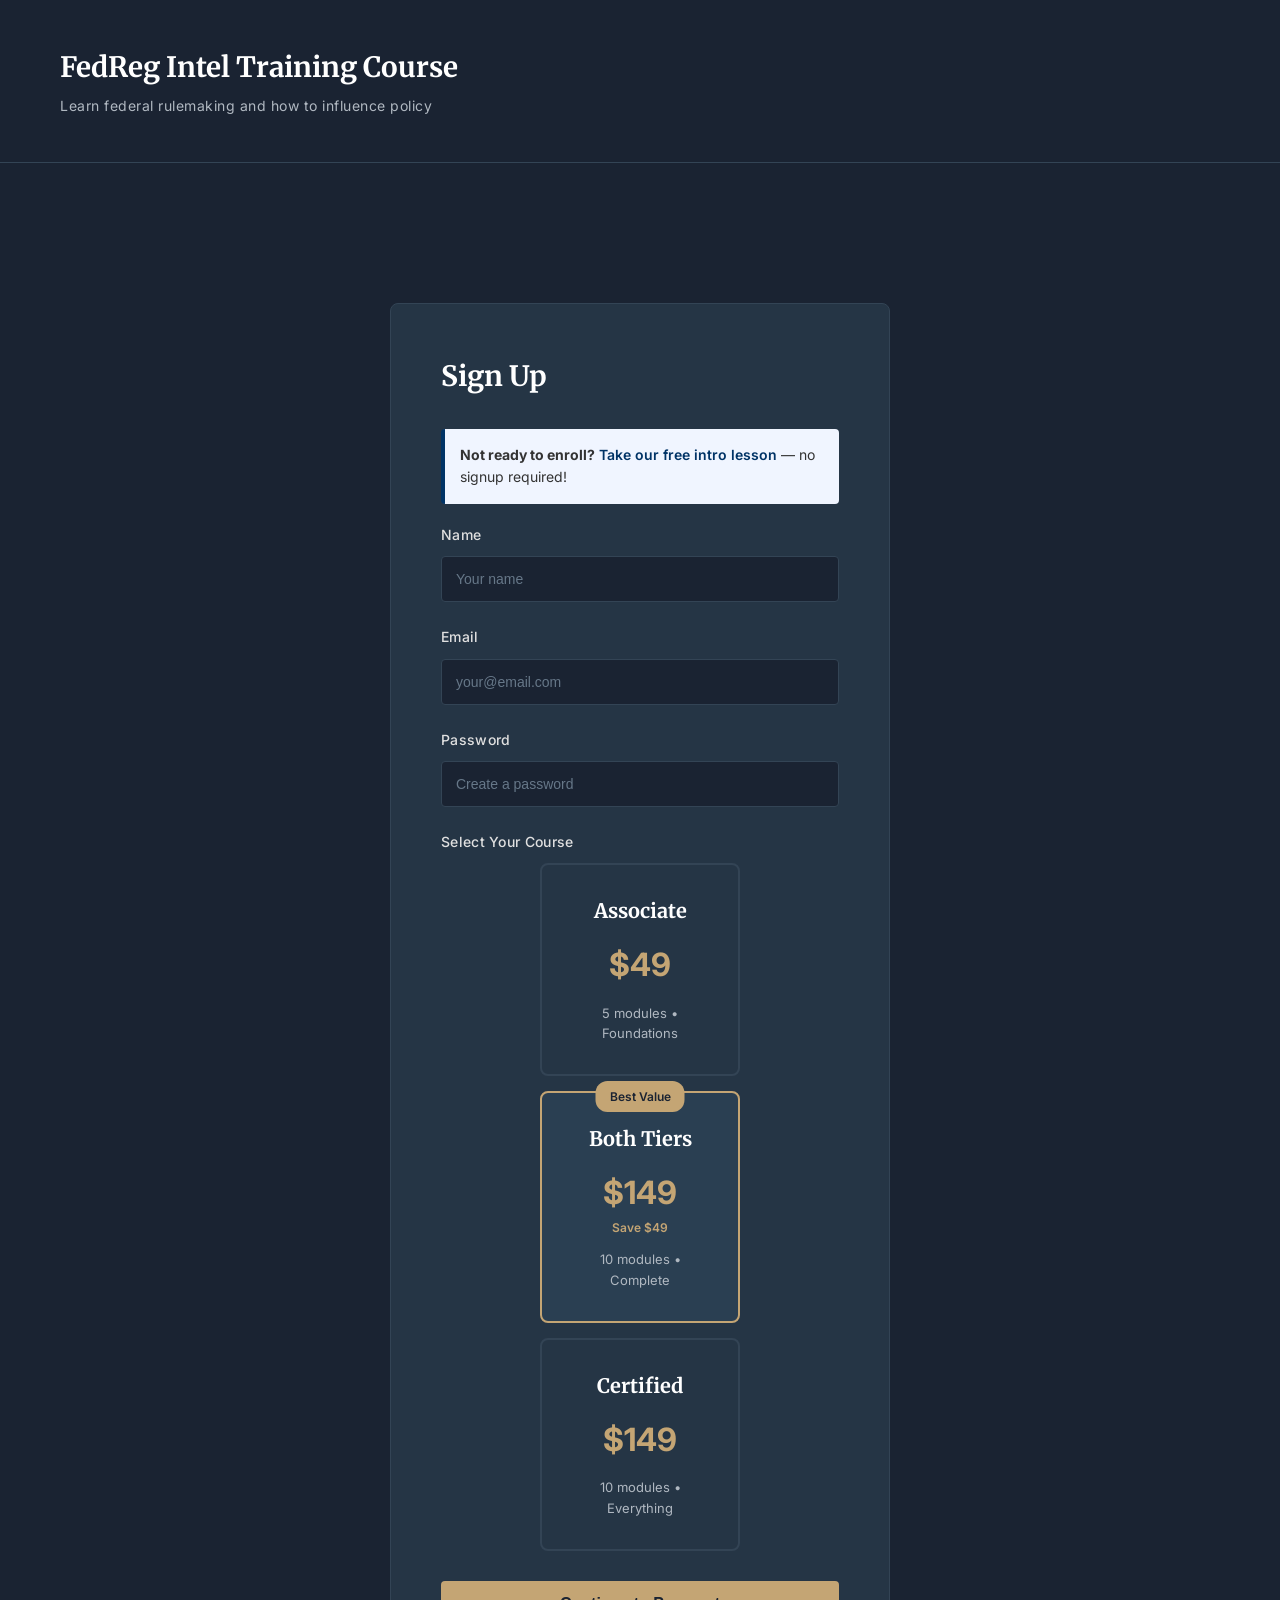
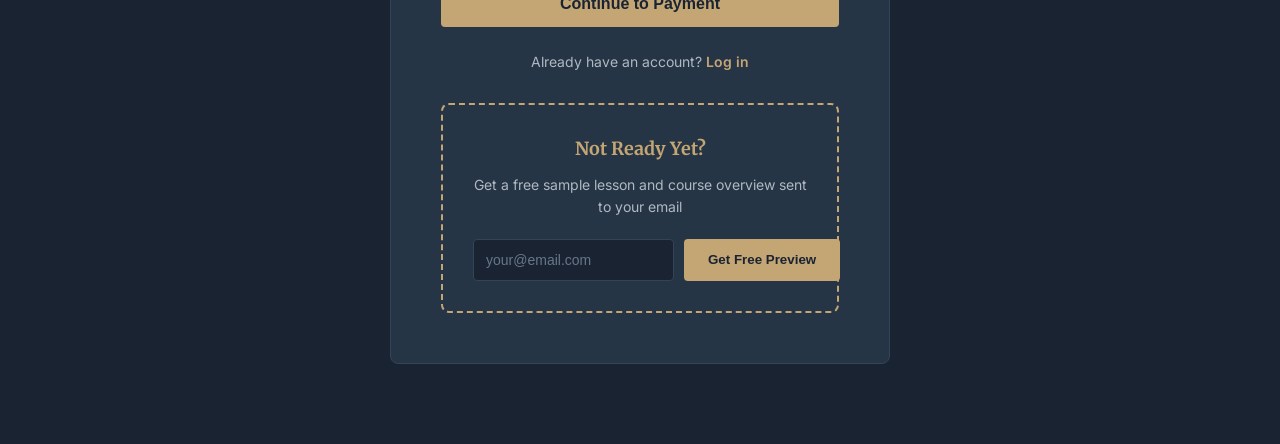
<file: course/index.html>
<!DOCTYPE html>
<html lang="en">
<head>
    <meta charset="UTF-8">
    <meta name="viewport" content="width=device-width, initial-scale=1.0">
    <title>FedReg Intel Training Course</title>
    <script src="https://js.stripe.com/v3/"></script>
    <style>
        @import url('https://fonts.googleapis.com/css2?family=Merriweather:wght@400;700&family=Inter:wght@400;500;600&display=swap');

        * {
            margin: 0;
            padding: 0;
            box-sizing: border-box;
        }

        body {
            font-family: 'Inter', -apple-system, BlinkMacSystemFont, "Segoe UI", sans-serif;
            background: #1a2332;
            color: #e0e0e0;
            line-height: 1.6;
        }

        .container {
            max-width: 1200px;
            margin: 0 auto;
            padding: 20px;
        }

        header {
            background: #1a2332;
            border-bottom: 1px solid #334455;
            padding: 25px 0;
            margin-bottom: 60px;
        }

        header h1 {
            font-family: 'Merriweather', serif;
            color: #ffffff;
            font-size: 28px;
            margin-bottom: 5px;
            font-weight: 700;
        }

        header p {
            color: #b0b8c1;
            font-size: 14px;
            letter-spacing: 0.5px;
        }

        .user-info {
            position: absolute;
            top: 20px;
            right: 20px;
            display: flex;
            align-items: center;
            gap: 15px;
        }

        .user-info button {
            background: #c4a574;
            color: #1a2332;
            border: none;
            padding: 10px 20px;
            border-radius: 4px;
            cursor: pointer;
            font-size: 14px;
            font-weight: 600;
        }

        .user-info button:hover {
            background: #d4b584;
        }

        /* Auth Pages */
        .auth-container {
            max-width: 500px;
            margin: 60px auto;
            background: #253545;
            padding: 50px;
            border-radius: 8px;
            border: 1px solid #334455;
        }

        .auth-container h2 {
            margin-bottom: 30px;
            color: #ffffff;
            font-family: 'Merriweather', serif;
            font-size: 28px;
        }

        .form-group {
            margin-bottom: 24px;
        }

        .form-group label {
            display: block;
            margin-bottom: 10px;
            font-weight: 500;
            color: #e0e0e0;
            font-size: 14px;
            letter-spacing: 0.3px;
        }

        .form-group input {
            width: 100%;
            padding: 14px;
            border: 1px solid #334455;
            border-radius: 4px;
            font-size: 14px;
            background: #1a2332;
            color: #e0e0e0;
        }

        .form-group input::placeholder {
            color: #667788;
        }

        .form-group input:focus {
            outline: none;
            border-color: #c4a574;
            box-shadow: 0 0 0 3px rgba(196, 165, 116, 0.1);
        }

        .btn {
            width: 100%;
            padding: 14px;
            background: #c4a574;
            color: #1a2332;
            border: none;
            border-radius: 4px;
            font-size: 16px;
            cursor: pointer;
            font-weight: 600;
            transition: all 0.3s;
        }

        .btn:hover {
            background: #d4b584;
            transform: translateY(-2px);
        }

        .btn-secondary {
            background: #334455;
            color: #e0e0e0;
            margin-top: 10px;
        }

        .btn-secondary:hover {
            background: #445566;
        }

        .auth-link {
            text-align: center;
            margin-top: 24px;
            color: #b0b8c1;
            font-size: 14px;
        }

        .auth-link a {
            color: #c4a574;
            text-decoration: none;
            font-weight: 600;
        }

        .auth-link a:hover {
            text-decoration: underline;
        }

        .tier-selection {
            display: flex;
            justify-content: center;
            align-items: flex-start;
            gap: 15px;
            margin-bottom: 30px;
            flex-wrap: wrap;
        }

        .tier-card {
            border: 2px solid #334455;
            padding: 30px;
            border-radius: 8px;
            cursor: pointer;
            text-align: center;
            transition: all 0.3s;
            background: #253545;
            position: relative;
            flex: 0 1 calc(33.333% - 10px);
            max-width: 280px;
            min-width: 200px;
        }

        .tier-card:hover {
            border-color: #c4a574;
            background: #2a3f52;
            transform: translateY(-4px);
        }

        .tier-card.selected {
            border-color: #c4a574;
            background: #334455;
        }

        .tier-card h3 {
            margin-bottom: 12px;
            font-size: 20px;
            color: #ffffff;
            font-family: 'Merriweather', serif;
        }

        .tier-card .price {
            font-size: 32px;
            font-weight: bold;
            margin-bottom: 12px;
            color: #c4a574;
        }

        .tier-card .duration {
            font-size: 13px;
            color: #b0b8c1;
        }

        .tier-card.featured {
            border-color: #c4a574;
            background: #2a3f52;
            position: relative;
        }

        .tier-card.featured:hover {
            background: #334455;
            transform: translateY(-4px);
        }

        .tier-card.featured .badge {
            position: absolute;
            top: -12px;
            left: 50%;
            transform: translateX(-50%);
            background: #c4a574;
            color: #1a2332;
            padding: 6px 14px;
            border-radius: 12px;
            font-size: 12px;
            font-weight: 600;
        }

        .tier-card .savings {
            display: block;
            font-size: 12px;
            color: #c4a574;
            font-weight: 600;
        }

        .email-preview {
            background: #253545;
            border: 2px dashed #c4a574;
            padding: 30px;
            border-radius: 8px;
            margin-top: 30px;
            text-align: center;
        }

        .email-preview h3 {
            color: #c4a574;
            margin-bottom: 10px;
            font-family: 'Merriweather', serif;
            font-size: 18px;
        }

        .email-preview p {
            color: #b0b8c1;
            margin-bottom: 20px;
            font-size: 14px;
        }

        .email-preview form {
            display: flex;
            gap: 10px;
            max-width: 450px;
            margin: 0 auto;
        }

        .email-preview input {
            flex: 1;
            padding: 12px;
            border: 1px solid #334455;
            border-radius: 4px;
            font-size: 14px;
            background: #1a2332;
            color: #e0e0e0;
        }

        .email-preview input::placeholder {
            color: #667788;
        }

        .email-preview button {
            padding: 12px 24px;
            background: #c4a574;
            color: #1a2332;
            border: none;
            border-radius: 4px;
            cursor: pointer;
            font-weight: 600;
            white-space: nowrap;
            transition: all 0.3s;
        }

        .email-preview button:hover {
            background: #d4b584;
            transform: translateY(-2px);
        }

        .preview-success {
            background: #1e3a1f;
            color: #7bc97f;
            padding: 12px;
            border-radius: 4px;
            margin-top: 15px;
            font-size: 14px;
            border: 1px solid #2a5a2b;
        }

        /* Free Starter */
        .free-starter {
            display: none;
        }

        .free-starter.active {
            display: block;
        }

        .video-player iframe {
            width: 100%;
            height: 100%;
            border: 0;
            border-radius: 8px;
        }
        .back-link {
            background: none;
            border: 0;
            color: #d7b56d;
            font-size: 14px;
            font-weight: 600;
            padding: 6px 0;
            margin: 0 0 16px;
            cursor: pointer;
        }
        .back-link:hover {
            text-decoration: underline;
        }
        .free-badge {
            display: inline-block;
            background: #4CAF50;
            color: white;
            padding: 4px 12px;
            border-radius: 12px;
            font-size: 12px;
            font-weight: 600;
            margin-bottom: 10px;
        }

        .free-cta {
            background: linear-gradient(135deg, #4CAF50, #45a049);
            color: white;
            padding: 30px;
            border-radius: 8px;
            margin-top: 30px;
            text-align: center;
        }

        .free-cta h3 {
            margin-bottom: 15px;
            font-size: 18px;
        }

        .free-cta p {
            margin-bottom: 20px;
            opacity: 0.95;
        }

        .free-cta .btn {
            background: white;
            color: #4CAF50;
            font-weight: 600;
            padding: 12px 30px;
            display: inline-block;
            margin: 0 10px;
        }

        .free-cta .btn:hover {
            background: #f5f5f5;
        }

        .signup-link {
            color: #003366;
            text-decoration: none;
            font-weight: 600;
            cursor: pointer;
        }

        .signup-link:hover {
            text-decoration: underline;
        }

        /* Dashboard */
        .dashboard {
            display: none;
        }

        .dashboard.active {
            display: block;
        }

        .welcome-banner {
            background: linear-gradient(135deg, #003366, #004488);
            color: white;
            padding: 30px;
            border-radius: 8px;
            margin-bottom: 30px;
        }

        .welcome-banner h2 {
            margin-bottom: 10px;
        }

        .progress-section {
            background: white;
            padding: 20px;
            border-radius: 8px;
            margin-bottom: 30px;
        }

        .progress-bar {
            width: 100%;
            height: 8px;
            background: #ddd;
            border-radius: 4px;
            overflow: hidden;
            margin-top: 10px;
        }

        .progress-fill {
            height: 100%;
            background: #4CAF50;
            transition: width 0.3s;
        }

        .modules-grid {
            display: grid;
            grid-template-columns: repeat(auto-fill, minmax(300px, 1fr));
            gap: 20px;
        }

        .module-card {
            background: white;
            border: 1px solid #ddd;
            border-radius: 8px;
            padding: 20px;
            cursor: pointer;
            transition: all 0.3s;
        }

        .module-card:hover {
            box-shadow: 0 4px 12px rgba(0,0,0,0.15);
            border-color: #003366;
        }

        .module-card.locked {
            opacity: 0.6;
            cursor: not-allowed;
        }

        .module-card h3 {
            color: #003366;
            margin-bottom: 10px;
        }

        .module-status {
            display: inline-block;
            font-size: 12px;
            padding: 4px 12px;
            border-radius: 12px;
            margin-bottom: 10px;
        }

        .module-status.completed {
            background: #4CAF50;
            color: white;
        }

        .module-status.in-progress {
            background: #FFC107;
            color: white;
        }

        .module-status.not-started {
            background: #ddd;
            color: #666;
        }

        .module-duration {
            font-size: 12px;
            color: #666;
            margin-top: 10px;
        }

        /* Lesson Page */
        .lesson {
            display: none;
        }

        .lesson.active {
            display: block;
        }

        .lesson-header {
            background: white;
            padding: 20px;
            border-radius: 8px;
            margin-bottom: 20px;
        }

        .lesson-header h2 {
            color: #003366;
            margin-bottom: 10px;
        }

        .video-player {
            width: 100%;
            aspect-ratio: 16 / 9;
            background: #000;
            border-radius: 8px;
            display: flex;
            align-items: center;
            justify-content: center;
            color: white;
            font-size: 18px;
            margin-bottom: 20px;
        }

        .video-player button {
            background: #ff6b6b;
            color: white;
            border: none;
            padding: 16px 32px;
            border-radius: 4px;
            font-size: 16px;
            cursor: pointer;
        }

        .objectives {
            background: white;
            padding: 20px;
            border-radius: 8px;
            margin-bottom: 20px;
        }

        .objectives h3 {
            margin-bottom: 15px;
            color: #003366;
        }

        .objectives ul {
            list-style: none;
            padding-left: 0;
        }

        .objectives li {
            color: #333;
            padding: 8px 0;
            padding-left: 24px;
            position: relative;
        }

        .objectives li:before {
            content: "✓";
            position: absolute;
            left: 0;
            color: #4CAF50;
            font-weight: bold;
        }

        .key-points {
            background: white;
            padding: 20px;
            border-radius: 8px;
            margin-bottom: 20px;
        }

        .key-points h3 {
            margin-bottom: 15px;
            color: #003366;
        }

        .key-points ul {
            list-style: none;
            padding-left: 0;
        }

        .key-points li {
            color: #333;
            padding: 10px 0;
            padding-left: 24px;
            position: relative;
            border-bottom: 1px solid #eee;
        }

        .key-points li:last-child {
            border-bottom: none;
        }

        .key-points li:before {
            content: "•";
            position: absolute;
            left: 0;
            color: #003366;
            font-weight: bold;
        }

        .quiz-button {
            background: #003366;
            color: white;
            border: none;
            padding: 16px 32px;
            border-radius: 4px;
            font-size: 16px;
            cursor: pointer;
            margin-top: 20px;
            font-weight: 600;
        }

        .quiz-button:hover {
            background: #002244;
        }

        /* Quiz Page */
        .quiz {
            display: none;
        }

        .quiz.active {
            display: block;
        }

        .quiz-container {
            background: white;
            color: #102033;
            padding: 40px;
            border-radius: 8px;
            border-top: 4px solid #d7b56d;
            max-width: 720px;
            margin: 0 auto;
        }
        .quiz-container h2 {
            color: #102033;
            font-family: Georgia, 'Times New Roman', serif;
            font-weight: 400;
            font-size: 28px;
            line-height: 1.25;
        }

        .quiz-question {
            margin-bottom: 32px;
            padding-top: 24px;
            border-top: 1px solid #ece6d8;
        }

        .quiz-question h3 {
            margin-bottom: 16px;
            color: #102033;
            font-size: 18px;
            line-height: 1.4;
        }

        .quiz-options {
            list-style: none;
            padding: 0;
        }

        .quiz-options li {
            margin-bottom: 10px;
            position: relative;
        }

        /* The real radio stays in the page for keyboards and screen readers; the label draws the circle. */
        .quiz-options input[type="radio"] {
            position: absolute;
            opacity: 0;
            width: 1px;
            height: 1px;
        }

        .quiz-options label {
            cursor: pointer;
            position: relative;
            display: block;
            padding: 14px 16px 14px 48px;
            border: 1px solid #d9d2c2;
            border-radius: 6px;
            background: #fff;
            color: #2d3a48;
            font-size: 16px;
            line-height: 1.45;
            transition: border-color .15s, background .15s;
        }

        .quiz-options label::before {
            content: "";
            position: absolute;
            left: 16px;
            top: 50%;
            width: 18px;
            height: 18px;
            margin-top: -10px;
            border: 2px solid #9aa3ad;
            border-radius: 50%;
            background: #fff;
        }

        .quiz-options label:hover {
            border-color: #d7b56d;
            background: #fcfaf4;
        }

        .quiz-options input[type="radio"]:checked + label {
            border-color: #102033;
            background: #f6f1e4;
            color: #102033;
            font-weight: 600;
        }

        .quiz-options input[type="radio"]:checked + label::before {
            border-color: #102033;
            background: #102033;
            box-shadow: inset 0 0 0 3px #fff;
        }

        .quiz-options input[type="radio"]:focus-visible + label {
            outline: 3px solid #d7b56d;
            outline-offset: 2px;
        }

        .quiz-results {
            background: #f5f5f5;
            padding: 20px;
            border-radius: 8px;
            margin-top: 30px;
        }

        .quiz-results.passed {
            background: #e8f5e9;
        }

        .quiz-results.failed {
            background: #ffebee;
        }

        .result-item {
            margin-bottom: 20px;
            padding-bottom: 20px;
            border-bottom: 1px solid #ddd;
        }

        .result-item:last-child {
            border-bottom: none;
        }

        .result-item.correct {
            color: #4CAF50;
        }

        .result-item.incorrect {
            color: #ff6b6b;
        }

        /* Certificate */
        .certificate {
            display: none;
        }

        .certificate.active {
            display: block;
        }

        .certificate-container {
            background: white;
            padding: 40px;
            border-radius: 8px;
            max-width: 800px;
            margin: 0 auto;
            text-align: center;
        }

        .certificate-image {
            width: 100%;
            height: 400px;
            background: linear-gradient(135deg, #003366, #004488);
            border-radius: 8px;
            margin: 30px 0;
            display: flex;
            align-items: center;
            justify-content: center;
            color: white;
            text-align: center;
            padding: 20px;
        }

        .certificate-preview {
            font-size: 48px;
            margin-bottom: 20px;
        }

        .certificate-text {
            font-size: 24px;
            font-weight: bold;
            margin-bottom: 20px;
        }

        .certificate-details {
            font-size: 14px;
            margin-bottom: 20px;
        }

        .share-buttons {
            display: flex;
            gap: 10px;
            justify-content: center;
            margin-top: 30px;
            flex-wrap: wrap;
        }

        .share-buttons button {
            background: #003366;
            color: white;
            border: none;
            padding: 10px 20px;
            border-radius: 4px;
            cursor: pointer;
            font-size: 14px;
        }

        .share-buttons button:hover {
            background: #002244;
        }

        .error {
            background: #3a1a1a;
            color: #ff8a8a;
            padding: 12px;
            border-radius: 4px;
            margin-bottom: 20px;
            border: 1px solid #5a2a2a;
        }

        .success {
            background: #1e3a1f;
            color: #7bc97f;
            padding: 12px;
            border-radius: 4px;
            margin-bottom: 20px;
            border: 1px solid #2a5a2b;
        }

        @media (max-width: 900px) {
            .tier-selection {
                grid-template-columns: 1fr !important;
            }

            .tier-card.featured {
                transform: scale(1);
            }

            .email-preview form {
                flex-direction: column;
            }

            .email-preview button {
                width: 100%;
            }
        }

        @media (max-width: 768px) {
            .modules-grid {
                grid-template-columns: 1fr;
            }

            .video-player {
                height: auto;
            }

            .quiz-container {
                padding: 20px;
            }

            .certificate-image {
                height: 250px;
            }
        }
    </style>
</head>
<body>
    <header class="header">
        <div class="container">
            <h1>FedReg Intel Training Course</h1>
            <p>Learn federal rulemaking and how to influence policy</p>
            <div class="user-info" id="userInfo" style="display: none;">
                <span id="userName"></span>
                <button onclick="logout()">Log Out</button>
            </div>
        </div>
    </header>

    <div class="container">
        <!-- Free Starter Module -->
        <div id="freeStarterPage" class="free-starter">
            <button class="back-link" onclick="showSignupPage()">← Back to the course</button>

            <div class="lesson-header">
                <span class="free-badge">🎁 Free Lesson</span>
                <h2>Why Federal Rules Matter: Your Introduction to Rulemaking</h2>
                <p style="color: #666; margin-top: 10px;">A free lesson to get you started understanding federal regulations and how you can influence them.</p>
            </div>

            <div class="video-player">
                <iframe src="https://www.youtube.com/embed/dQuh-6AeEHI?rel=0" title="Who Writes Federal Rules? Agencies, Congress and the Federal Register" allow="accelerometer; autoplay; clipboard-write; encrypted-media; gyroscope; picture-in-picture" allowfullscreen loading="lazy"></iframe>
            </div>

            <div class="objectives">
                <h3>What You'll Learn</h3>
                <ul>
                    <li>What federal rules are and why they affect your life</li>
                    <li>How agencies create and change rules</li>
                    <li>Why your voice matters in the rulemaking process</li>
                    <li>Real examples of how public comments changed federal policy</li>
                </ul>
            </div>

            <div class="key-points">
                <h3>Key Takeaways</h3>
                <ul>
                    <li><strong>Rulemaking is a democratic process.</strong> Agencies must consider public input before finalizing rules.</li>
                    <li><strong>Your participation has power.</strong> Well-informed comments have influenced major federal policies.</li>
                    <li><strong>It's not as complicated as it seems.</strong> We'll walk you through the entire process step by step.</li>
                    <li><strong>Timing matters.</strong> There are specific windows when you can comment on rules—we'll show you how to find them.</li>
                </ul>
            </div>

            <div class="free-cta">
                <h3>Ready to Go Deeper?</h3>
                <p>This free lesson is just the beginning. Learn everything you need to know about influencing federal policy with our complete courses.</p>
                <button class="btn" onclick="showSignupPage()">Explore Our Courses</button>
            </div>
        </div>

        <!-- Signup Page -->
        <div id="signupPage" class="auth-container" style="display: block;">
            <h2>Sign Up</h2>

            <div style="background: #f0f5ff; border-left: 4px solid #003366; padding: 15px; border-radius: 4px; margin-bottom: 20px;">
                <p style="color: #333; font-size: 14px;">
                    <strong>Not ready to enroll?</strong> <a href="#" class="signup-link" onclick="showFreeStarter()">Take our free intro lesson</a> — no signup required!
                </p>
            </div>
            <div id="signupError" class="error" style="display: none;"></div>

            <div class="form-group">
                <label>Name</label>
                <input type="text" id="signupName" placeholder="Your name">
            </div>

            <div class="form-group">
                <label>Email</label>
                <input type="email" id="signupEmail" placeholder="your@email.com">
            </div>

            <div class="form-group">
                <label>Password</label>
                <input type="password" id="signupPassword" placeholder="Create a password">
            </div>

            <div class="form-group">
                <label>Select Your Course</label>
                <div class="tier-selection" style="display: flex; justify-content: center; gap: 15px; align-items: flex-start; flex-wrap: wrap;">
                    <div class="tier-card" onclick="selectTier('associate', this)">
                        <h3>Associate</h3>
                        <div class="price">$49</div>
                        <div class="duration">5 modules • Foundations</div>
                    </div>
                    <div class="tier-card featured" onclick="selectTier('both', this)">
                        <div class="badge">Best Value</div>
                        <h3>Both Tiers</h3>
                        <div class="price">$149 <span class="savings">Save $49</span></div>
                        <div class="duration">10 modules • Complete</div>
                    </div>
                    <div class="tier-card" onclick="selectTier('certified', this)">
                        <h3>Certified</h3>
                        <div class="price">$149</div>
                        <div class="duration">10 modules • Everything</div>
                    </div>
                </div>
                <input type="hidden" id="selectedTier" value="both">
            </div>

            <button class="btn" onclick="signup()">Continue to Payment</button>

            <div class="auth-link">
                Already have an account? <a href="#" onclick="showLoginPage()">Log in</a>
            </div>

            <div class="email-preview" id="preview">
                <h3>Not Ready Yet?</h3>
                <p>Get a free sample lesson and course overview sent to your email</p>
                <form id="previewForm" onsubmit="handlePreviewSignup(event)">
                    <input type="email" placeholder="your@email.com" required>
                    <button type="submit">Get Free Preview</button>
                </form>
                <div id="previewSuccess" class="preview-success" style="display: none;">
                    Check your email for your free preview!
                </div>
            </div>
        </div>

        <!-- Login Page -->
        <div id="loginPage" class="auth-container" style="display: none;">
            <h2>Log In</h2>
            <div id="loginError" class="error" style="display: none;"></div>

            <div class="form-group">
                <label>Email</label>
                <input type="email" id="loginEmail" placeholder="your@email.com">
            </div>

            <div class="form-group">
                <label>Password</label>
                <input type="password" id="loginPassword" placeholder="Your password">
            </div>

            <button class="btn" onclick="login()">Log In</button>

            <div class="auth-link">
                Don't have an account? <a href="#" onclick="showSignupPage()">Sign up</a>
            </div>
        </div>

        <!-- Dashboard -->
        <div id="dashboard" class="dashboard">
            <div class="welcome-banner">
                <h2>Welcome, <span id="dashboardUserName"></span>!</h2>
                <p>You're enrolled in the <strong id="tierBadge"></strong> course.</p>
            </div>

            <div class="progress-section">
                <h3>Your Progress</h3>
                <p id="progressText"></p>
                <div class="progress-bar">
                    <div class="progress-fill" id="progressFill" style="width: 0%"></div>
                </div>
            </div>

            <h3 style="margin-bottom: 20px;">Modules</h3>
            <div class="modules-grid" id="modulesGrid"></div>
        </div>

        <!-- Lesson Page -->
        <div id="lessonPage" class="lesson">
            <button class="back-link" onclick="showDashboard()">← Back to Dashboard</button>

            <div class="lesson-header">
                <h2 id="lessonTitle"></h2>
            </div>

            <div class="video-player" id="videoContainer">
                <iframe id="videoEmbed" src="" title="Module video" allow="accelerometer; autoplay; clipboard-write; encrypted-media; gyroscope; picture-in-picture" allowfullscreen style="border-radius: 8px;"></iframe>
            </div>

            <div class="objectives">
                <h3>Learning Objectives</h3>
                <ul id="objectives"></ul>
            </div>

            <div class="key-points">
                <h3>Key Points</h3>
                <ul id="keyPoints"></ul>
            </div>

            <button class="quiz-button" onclick="showQuiz()">Take Quiz</button>
        </div>

        <!-- Quiz Page -->
        <div id="quizPage" class="quiz">
            <button class="back-link" onclick="showLesson()">← Back to Lesson</button>

            <div class="quiz-container">
                <h2 id="quizTitle"></h2>
                <form id="quizForm" style="margin-top: 30px;"></form>
                <button class="btn" onclick="submitQuiz()" style="margin-top: 30px;">Submit Quiz</button>
            </div>
        </div>

        <!-- Certificate Page -->
        <div id="certificatePage" class="certificate">
            <button class="back-link" onclick="showDashboard()">← Back to Dashboard</button>

            <div class="certificate-container">
                <h2>🎉 Congratulations!</h2>
                <p style="margin: 20px 0; font-size: 18px;">You've completed the course</p>

                <div class="certificate-image">
                    <div>
                        <div class="certificate-preview">📜</div>
                        <div class="certificate-text" id="certificateText"></div>
                        <div class="certificate-details">
                            <div id="certificateDate"></div>
                        </div>
                    </div>
                </div>

                <button class="btn" style="margin-bottom: 10px;" onclick="downloadCertificate()">Download Certificate</button>

                <div class="share-buttons">
                    <button onclick="shareCertificate('twitter')">Share on X</button>
                    <button onclick="shareCertificate('linkedin')">Share on LinkedIn</button>
                    <button onclick="shareCertificate('facebook')">Share on Facebook</button>
                    <button onclick="copyCertificateLink()">Copy Link</button>
                </div>
            </div>
        </div>
    </div>

    <script>
        const API_URL = 'https://api.fedregintel.com/api';
        const STRIPE_PUBLISHABLE_KEY = 'pk_live_51UO14HBB0rYCEKxCn3apWSJ1KM6k7SB3nyy9oK18AZp5QKNEFnhM8nL4YQCDCoGARpjv0squzOUSyrp1PefHFtNs00GyJCCgVa';
        const STRIPE_PRODUCTS = {
            'associate': 'prod_VOp0d0KxcdyVl7',
            'certified': 'prod_VOp1gCfgb0zKgS'
        };

        const stripe = Stripe(STRIPE_PUBLISHABLE_KEY);

        // YouTube video IDs for each module
        const VIDEO_IDS = {
            1: 'u2XFLMZk1TA',  // Administrative Procedure Act
            2: 'IpDmCPenY2g',  // Federal Rulemaking Process
            3: 'TVaOZkpT6bg',  // Proposed Rules and Public Comments
            4: 'RMJT7vvNL9w',  // VA Disability Compensation Rules
            5: 'r9LzGRZ3_Bw',  // Final Rules and Effective Dates
            6: '-crL1-nZchk',  // How to Read a Federal Register Document
            7: 'gUUsiW4OPFM',  // How to Write a Public Comment
            8: 'LIpoeXO8yHY',  // Interim Final and Direct Final Rules
            9: 'QLM-K-VpsHo',  // Congressional Review Act
            10: '_jZNFey5Zac', // Petition for Rulemaking
        };

        const MODULES = {
            1: { title: 'What Is a Federal Rule?', objectives: ['Understand what a federal rule is and why it matters', 'Distinguish between proposed, interim, and final rules', 'Recognize where rules appear in the Federal Register'], duration: '12 minutes' },
            2: { title: 'The Administrative Procedure Act', objectives: ['Understand the Administrative Procedure Act (APA) and its purpose', 'Know the basic steps agencies must follow to issue rules', 'Recognize your rights under the APA'], duration: '14 minutes' },
            3: { title: 'Finding Rules and Reading the Federal Register', objectives: ['Navigate the Federal Register website', 'Find rules relevant to your interests', 'Understand the structure of a Federal Register document', 'Extract key information from a rule'], duration: '15 minutes' },
            4: { title: 'Writing and Submitting Your Comment', objectives: ['Understand what makes an effective comment', 'Know how to structure a comment for maximum impact', 'Learn the process of submitting a comment on regulations.gov', 'Understand what happens to your comment after submission'], duration: '16 minutes' },
            5: { title: 'Rules That Changed—Case Studies', objectives: ['See real examples of how public comments influenced rules', 'Understand the types of changes that are possible', 'Build confidence that your participation matters'], duration: '12 minutes' },
            6: { title: 'After the Comment—What Happens Next', objectives: ['Understand the timeline from final rule to implementation', 'Know how to track a rule\'s status after it\'s finalized', 'Understand reconsideration requests and when they\'re possible', 'Learn how the effective date works'], duration: '16 minutes' },
            7: { title: 'The Congressional Review Act and Challenging Rules', objectives: ['Understand the Congressional Review Act (CRA)', 'Know when Congress can disapprove a rule', 'Understand how the CRA process works', 'Recognize when a rule is vulnerable to CRA challenge'], duration: '14 minutes' },
            8: { title: 'Judicial Review and When to Challenge a Rule in Court', objectives: ['Understand judicial review of agency rules', 'Know what grounds exist to challenge a rule in court', 'Understand standing and locus standi', 'Learn about the timeline and cost of court challenges'], duration: '15 minutes' },
            9: { title: 'FOIA and Getting Agency Information', objectives: ['Understand the Freedom of Information Act (FOIA)', 'Know what information agencies must disclose', 'Learn how to file a FOIA request', 'Understand exemptions and how to handle denials'], duration: '14 minutes' },
            10: { title: 'Advanced Strategies and Capstone', objectives: ['Integrate all previous modules into a comprehensive strategy', 'Learn advanced tactics: coalitions, media, organizing, expertise', 'Understand how to build a case that influences policy', 'Apply learning to a mock rule scenario'], duration: '18 minutes' },
        };

        let currentUser = null;
        let currentTier = null;
        let currentModule = null;

        function showSignupPage() {
            document.getElementById('signupPage').style.display = 'block';
            document.getElementById('loginPage').style.display = 'none';
            document.getElementById('freeStarterPage').classList.remove('active');
            document.getElementById('dashboard').classList.remove('active');
            document.getElementById('lessonPage').classList.remove('active');
            document.getElementById('quizPage').classList.remove('active');
            document.getElementById('certificatePage').classList.remove('active');
            // Show all form fields by default
            if (document.getElementById('signupName')) {
                document.getElementById('signupName').parentElement.style.display = 'block';
                document.getElementById('signupEmail').parentElement.style.display = 'block';
                document.getElementById('signupPassword').parentElement.style.display = 'block';
            }
        }

        function showEnrollmentPage() {
            // For logged-in users who need to enroll
            showSignupPage();
            // Hide form fields and button for logged-in users
            if (document.getElementById('signupName')) {
                document.getElementById('signupName').parentElement.style.display = 'none';
                document.getElementById('signupEmail').parentElement.style.display = 'none';
                document.getElementById('signupPassword').parentElement.style.display = 'none';
                // Change the button text
                const btn = document.querySelector('#signupPage .btn');
                if (btn) btn.textContent = 'Continue to Payment';
            }
        }

        function showFreeStarter() {
            document.getElementById('signupPage').style.display = 'none';
            document.getElementById('loginPage').style.display = 'none';
            document.getElementById('freeStarterPage').classList.add('active');
            document.getElementById('dashboard').classList.remove('active');
            document.getElementById('lessonPage').classList.remove('active');
            document.getElementById('quizPage').classList.remove('active');
            document.getElementById('certificatePage').classList.remove('active');
        }

        function showLoginPage() {
            document.getElementById('signupPage').style.display = 'none';
            document.getElementById('loginPage').style.display = 'block';
            document.getElementById('freeStarterPage').classList.remove('active');
        }

        function showDashboard() {
            if (!currentUser) {
                showSignupPage();
                return;
            }
            document.getElementById('signupPage').style.display = 'none';
            document.getElementById('loginPage').style.display = 'none';
            document.getElementById('dashboard').classList.add('active');
            document.getElementById('lessonPage').classList.remove('active');
            document.getElementById('quizPage').classList.remove('active');
            document.getElementById('certificatePage').classList.remove('active');
            loadDashboard();
        }

        function showLesson(moduleId) {
            if (!moduleId && !currentModule) {
                alert('No module selected');
                return;
            }
            if (moduleId) currentModule = moduleId;

            const module = MODULES[currentModule];
            const videoId = VIDEO_IDS[currentModule];

            document.getElementById('lessonTitle').textContent = `Module ${currentModule}: ${module.title}`;
            document.getElementById('objectives').innerHTML = module.objectives.map(obj => `<li>${obj}</li>`).join('');
            document.getElementById('keyPoints').innerHTML = module.objectives.map(obj => `<li>${obj}</li>`).join('');

            // Embed YouTube video
            if (videoId) {
                document.getElementById('videoEmbed').src = `https://www.youtube.com/embed/${videoId}?rel=0`;
            }

            document.getElementById('signupPage').style.display = 'none';
            document.getElementById('loginPage').style.display = 'none';
            document.getElementById('dashboard').classList.remove('active');
            document.getElementById('lessonPage').classList.add('active');
            document.getElementById('quizPage').classList.remove('active');
            document.getElementById('certificatePage').classList.remove('active');
        }

        function showQuiz() {
            const module = MODULES[currentModule];
            document.getElementById('quizTitle').textContent = `Module ${currentModule} Quiz: ${module.title}`;

            // Sample quiz questions (would come from API)
            const quizHTML = `
                <div class="quiz-question">
                    <h3>1. Which of these is a federal rule?</h3>
                    <ul class="quiz-options">
                        <li><input type="radio" name="q1" value="0" id="q1_a"><label for="q1_a">A law passed by Congress</label></li>
                        <li><input type="radio" name="q1" value="1" id="q1_b"><label for="q1_b">An agency's binding requirement that implements a law</label></li>
                        <li><input type="radio" name="q1" value="2" id="q1_c"><label for="q1_c">A court decision</label></li>
                        <li><input type="radio" name="q1" value="3" id="q1_d"><label for="q1_d">A recommendation from the President</label></li>
                    </ul>
                </div>
                <div class="quiz-question">
                    <h3>2. When can the public comment on a federal rule?</h3>
                    <ul class="quiz-options">
                        <li><input type="radio" name="q2" value="0" id="q2_a"><label for="q2_a">After it becomes final</label></li>
                        <li><input type="radio" name="q2" value="1" id="q2_b"><label for="q2_b">When it's proposed, before it becomes final</label></li>
                        <li><input type="radio" name="q2" value="2" id="q2_c"><label for="q2_c">Never; agencies don't accept public input</label></li>
                        <li><input type="radio" name="q2" value="3" id="q2_d"><label for="q2_d">Only if you work in the affected industry</label></li>
                    </ul>
                </div>
                <div class="quiz-question">
                    <h3>3. Where are federal rules first published?</h3>
                    <ul class="quiz-options">
                        <li><input type="radio" name="q3" value="0" id="q3_a"><label for="q3_a">In newspapers</label></li>
                        <li><input type="radio" name="q3" value="1" id="q3_b"><label for="q3_b">On individual agency websites</label></li>
                        <li><input type="radio" name="q3" value="2" id="q3_c"><label for="q3_c">In the Federal Register</label></li>
                        <li><input type="radio" name="q3" value="3" id="q3_d"><label for="q3_d">In law libraries only</label></li>
                    </ul>
                </div>
            `;

            document.getElementById('quizForm').innerHTML = quizHTML;

            document.getElementById('dashboard').classList.remove('active');
            document.getElementById('lessonPage').classList.remove('active');
            document.getElementById('quizPage').classList.add('active');
            document.getElementById('certificatePage').classList.remove('active');
        }

        async function submitQuiz() {
            const answers = [
                { question_id: 1, answer: parseInt(document.querySelector('input[name="q1"]:checked')?.value || '-1') },
                { question_id: 2, answer: parseInt(document.querySelector('input[name="q2"]:checked')?.value || '-1') },
                { question_id: 3, answer: parseInt(document.querySelector('input[name="q3"]:checked')?.value || '-1') },
            ];

            if (answers.some(a => a.answer === -1)) {
                alert('Please answer all questions');
                return;
            }

            try {
                const response = await fetch(`${API_URL}/course/module/${currentModule}/quiz`, {
                    method: 'POST',
                    headers: {
                        'Content-Type': 'application/json',
                        'Authorization': `Bearer ${localStorage.getItem('sessionToken')}`,
                    },
                    body: JSON.stringify({ answers }),
                });

                const data = await response.json();

                if (response.ok && data.passed) {
                    // Check if completed
                    const progressResponse = await fetch(`${API_URL}/course/progress`, {
                        headers: { 'Authorization': `Bearer ${localStorage.getItem('sessionToken')}` },
                    });
                    const progress = await progressResponse.json();

                    if (progress.current_progress === 100) {
                        showCertificate();
                    } else {
                        alert(`Quiz passed! Score: ${data.score}%\n\nNext module: ${MODULES[progress.next_module]?.title}`);
                        loadDashboard();
                    }
                } else {
                    alert(`Quiz failed! Score: ${data.score}%\n\nPlease review the material and try again.`);
                }
            } catch (error) {
                console.error('Error:', error);
                alert('Error submitting quiz');
            }
        }

        function showCertificate() {
            document.getElementById('certificateText').textContent = `${currentTier === 'associate' ? 'Associate' : 'Certified'} Course Completed`;
            document.getElementById('certificateDate').textContent = new Date().toLocaleDateString('en-US', { year: 'numeric', month: 'long', day: 'numeric' });

            document.getElementById('dashboard').classList.remove('active');
            document.getElementById('lessonPage').classList.remove('active');
            document.getElementById('quizPage').classList.remove('active');
            document.getElementById('certificatePage').classList.add('active');
        }

        function selectTier(tier, element) {
            document.querySelectorAll('.tier-card').forEach(card => card.classList.remove('selected'));
            element.classList.add('selected');
            document.getElementById('selectedTier').value = tier;
        }

        async function handlePreviewSignup(event) {
            event.preventDefault();
            const email = event.target.querySelector('input[type="email"]').value;

            try {
                const response = await fetch(`${API_URL}/course/preview-email`, {
                    method: 'POST',
                    headers: { 'Content-Type': 'application/json' },
                    body: JSON.stringify({ email }),
                });

                if (response.ok) {
                    document.getElementById('previewSuccess').style.display = 'block';
                    event.target.reset();
                    setTimeout(() => {
                        document.getElementById('previewSuccess').style.display = 'none';
                    }, 3000);
                } else {
                    alert('Error sending preview. Please try again.');
                }
            } catch (error) {
                console.error('Error:', error);
                alert('Error sending preview email');
            }
        }

        async function signup() {
            const name = document.getElementById('signupName').value;
            const email = document.getElementById('signupEmail').value;
            const password = document.getElementById('signupPassword').value;
            const tier = document.getElementById('selectedTier').value;

            console.log('Signup attempt:', { name, email, password: '***', tier });

            if (!name || !email || !password || !tier) {
                console.error('Validation failed:', { name: !!name, email: !!email, password: !!password, tier: !!tier });
                document.getElementById('signupError').style.display = 'block';
                document.getElementById('signupError').textContent = 'Please fill all fields';
                return;
            }

            try {
                // Step 1: Create user account (pre-payment)
                const signupResponse = await fetch(`${API_URL}/auth/signup`, {
                    method: 'POST',
                    headers: { 'Content-Type': 'application/json' },
                    body: JSON.stringify({ name, email, password, tier }),
                });

                if (!signupResponse.ok) {
                    const error = await signupResponse.json();
                    document.getElementById('signupError').style.display = 'block';
                    document.getElementById('signupError').textContent = error.error;
                    return;
                }

                const user = await signupResponse.json();

                // Step 2: Create Stripe checkout session
                const checkoutResponse = await fetch(`${API_URL}/checkout/create-session`, {
                    method: 'POST',
                    headers: { 'Content-Type': 'application/json' },
                    body: JSON.stringify({
                        email,
                        product_id: STRIPE_PRODUCTS[tier],
                        user_id: user.user_id,
                        tier
                    }),
                });

                if (!checkoutResponse.ok) {
                    throw new Error('Failed to create checkout session');
                }

                const { session_id } = await checkoutResponse.json();

                // Step 3: Redirect to Stripe checkout
                const result = await stripe.redirectToCheckout({ sessionId: session_id });

                if (result.error) {
                    document.getElementById('signupError').style.display = 'block';
                    document.getElementById('signupError').textContent = result.error.message;
                }
            } catch (error) {
                console.error('Error:', error);
                document.getElementById('signupError').style.display = 'block';
                document.getElementById('signupError').textContent = 'Error processing signup. Please try again.';
            }
        }

        async function login() {
            const email = document.getElementById('loginEmail').value;
            const password = document.getElementById('loginPassword').value;

            if (!email || !password) {
                document.getElementById('loginError').style.display = 'block';
                document.getElementById('loginError').textContent = 'Please enter email and password';
                return;
            }

            try {
                const response = await fetch(`${API_URL}/auth/login`, {
                    method: 'POST',
                    headers: { 'Content-Type': 'application/json' },
                    body: JSON.stringify({ email, password }),
                });

                if (response.ok) {
                    const data = await response.json();
                    localStorage.setItem('sessionToken', data.session_token);
                    currentUser = data.user;
                    currentTier = data.user.tier;
                    updateUserInfo();
                    showDashboard();
                } else {
                    const error = await response.json();
                    document.getElementById('loginError').style.display = 'block';
                    document.getElementById('loginError').textContent = error.error;
                }
            } catch (error) {
                console.error('Error:', error);
                document.getElementById('loginError').style.display = 'block';
                document.getElementById('loginError').textContent = 'Error logging in';
            }
        }

        function logout() {
            localStorage.removeItem('sessionToken');
            currentUser = null;
            currentTier = null;
            showSignupPage();
        }

        async function loadDashboard() {
            const token = localStorage.getItem('sessionToken');
            if (!token) {
                showSignupPage();
                return;
            }

            try {
                const response = await fetch(`${API_URL}/course/progress`, {
                    headers: { 'Authorization': `Bearer ${token}` },
                });

                if (response.ok) {
                    const progress = await response.json();
                    document.getElementById('dashboardUserName').textContent = currentUser.name;
                    document.getElementById('tierBadge').textContent = progress.tier === 'associate' ? 'Associate' : 'Certified';
                    document.getElementById('progressText').textContent = `${progress.modules_completed.length} of ${progress.modules_available.length} modules completed`;
                    document.getElementById('progressFill').style.width = `${progress.current_progress}%`;

                    const modulesHTML = progress.modules_available.map(moduleId => {
                        const module = MODULES[moduleId];
                        const completed = progress.modules_completed.includes(moduleId);
                        const status = completed ? 'completed' : 'not-started';
                        return `
                            <div class="module-card ${completed ? '' : ''}" onclick="showLesson(${moduleId})">
                                <h3>Module ${moduleId}: ${module.title}</h3>
                                <span class="module-status ${status}">${completed ? '✓ Completed' : 'Not Started'}</span>
                                <div class="module-duration">${module.duration}</div>
                            </div>
                        `;
                    }).join('');

                    document.getElementById('modulesGrid').innerHTML = modulesHTML;
                } else if (response.status === 404) {
                    // User is logged in but not enrolled yet, show enrollment page
                    showEnrollmentPage();
                } else {
                    console.error('Unexpected error:', response.status);
                    logout();
                }
            } catch (error) {
                console.error('Error:', error);
                logout();
            }
        }

        function updateUserInfo() {
            if (currentUser) {
                document.getElementById('userName').textContent = currentUser.name;
                document.getElementById('userInfo').style.display = 'flex';
            } else {
                document.getElementById('userInfo').style.display = 'none';
            }
        }

        function downloadCertificate() {
            alert('Certificate download will be available once certificates are generated');
        }

        function shareCertificate(platform) {
            const text = encodeURIComponent(`I just completed the FedReg Intel ${currentTier === 'associate' ? 'Associate' : 'Certified'} Course!`);
            const url = encodeURIComponent(window.location.href);

            const urls = {
                twitter: `https://x.com/intent/tweet?text=${text}&url=${url}`,
                linkedin: `https://www.linkedin.com/sharing/share-offsite/?url=${url}`,
                facebook: `https://www.facebook.com/sharer/sharer.php?u=${url}`,
            };

            if (urls[platform]) {
                window.open(urls[platform], '_blank', 'width=600,height=400');
            }
        }

        function copyCertificateLink() {
            const shareUrl = `${window.location.origin}/certificate/${Math.random().toString(36).substr(2, 9)}`;
            navigator.clipboard.writeText(shareUrl);
            alert('Certificate link copied!');
        }

        // Check if user is logged in on page load
        window.addEventListener('load', () => {
            const token = localStorage.getItem('sessionToken');
            if (token) {
                // Decode token to get user info (simplified - in production use proper JWT verification)
                showSignupPage();
            }
        });
    </script>
</body>
</html>
</file>
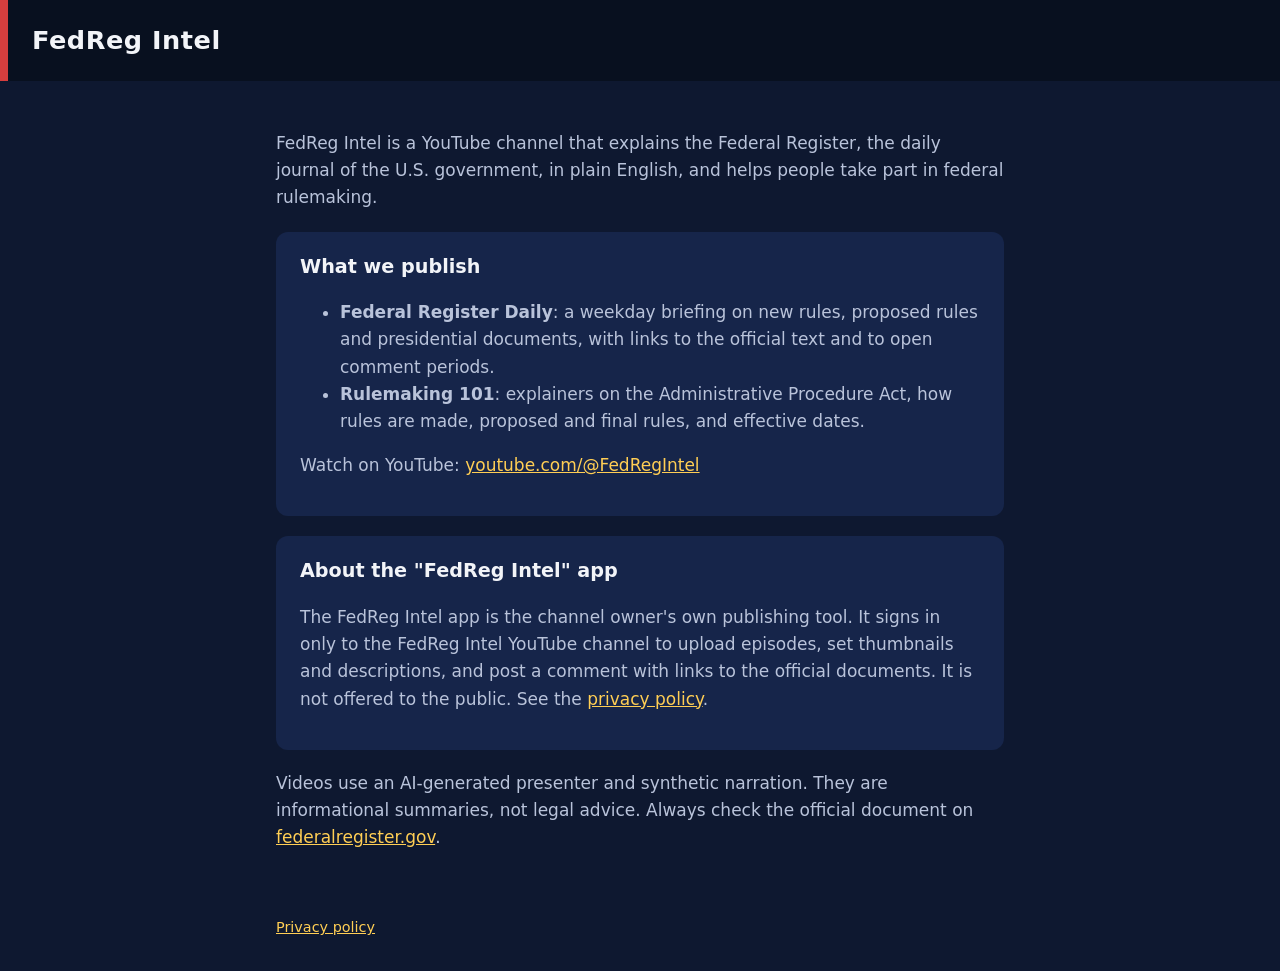
<file: public/index.html>
<!DOCTYPE html>
<html lang="en">
<head>
<meta charset="utf-8">
<meta name="viewport" content="width=device-width, initial-scale=1">
<title>FedReg Intel</title>
<meta name="description" content="FedReg Intel: daily Federal Register briefings and Rulemaking 101 explainers on YouTube.">
<style>
  :root { --bg: #0e1830; --panel: #16254a; --text: #f2f4f8; --muted: #b9c3da; --accent: #d63e3e; --link: #ffce54; }
  * { box-sizing: border-box; }
  body { margin: 0; background: var(--bg); color: var(--text); font: 17px/1.6 system-ui, -apple-system, "Segoe UI", Arial, sans-serif; }
  header { border-left: 8px solid var(--accent); background: #08101f; padding: 20px 24px; }
  header h1 { margin: 0; font-size: 1.6rem; letter-spacing: .02em; }
  main { max-width: 760px; margin: 0 auto; padding: 32px 16px 48px; }
  .card { background: var(--panel); border-radius: 12px; padding: 20px 24px; margin: 20px 0; }
  h2 { margin-top: 0; font-size: 1.2rem; }
  a { color: var(--link); }
  p, li { color: var(--muted); }
  footer { max-width: 760px; margin: 0 auto; padding: 0 16px 32px; font-size: .9rem; color: var(--muted); }
</style>
</head>
<body>
<header><h1>FedReg Intel</h1></header>
<main>
  <p>FedReg Intel is a YouTube channel that explains the Federal Register, the daily journal of the
  U.S. government, in plain English, and helps people take part in federal rulemaking.</p>

  <div class="card">
    <h2>What we publish</h2>
    <ul>
      <li><strong>Federal Register Daily</strong>: a weekday briefing on new rules, proposed rules and
      presidential documents, with links to the official text and to open comment periods.</li>
      <li><strong>Rulemaking 101</strong>: explainers on the Administrative Procedure Act, how rules are
      made, proposed and final rules, and effective dates.</li>
    </ul>
    <p>Watch on YouTube: <a href="https://www.youtube.com/@FedRegIntel">youtube.com/@FedRegIntel</a></p>
  </div>

  <div class="card">
    <h2>About the "FedReg Intel" app</h2>
    <p>The FedReg Intel app is the channel owner's own publishing tool. It signs in only to the
    FedReg Intel YouTube channel to upload episodes, set thumbnails and descriptions, and post a
    comment with links to the official documents. It is not offered to the public. See the
    <a href="privacy.html">privacy policy</a>.</p>
  </div>

  <p>Videos use an AI-generated presenter and synthetic narration. They are informational summaries,
  not legal advice. Always check the official document on
  <a href="https://www.federalregister.gov">federalregister.gov</a>.</p>
</main>
<footer><a href="privacy.html">Privacy policy</a></footer>
</body>
</html>
</file>
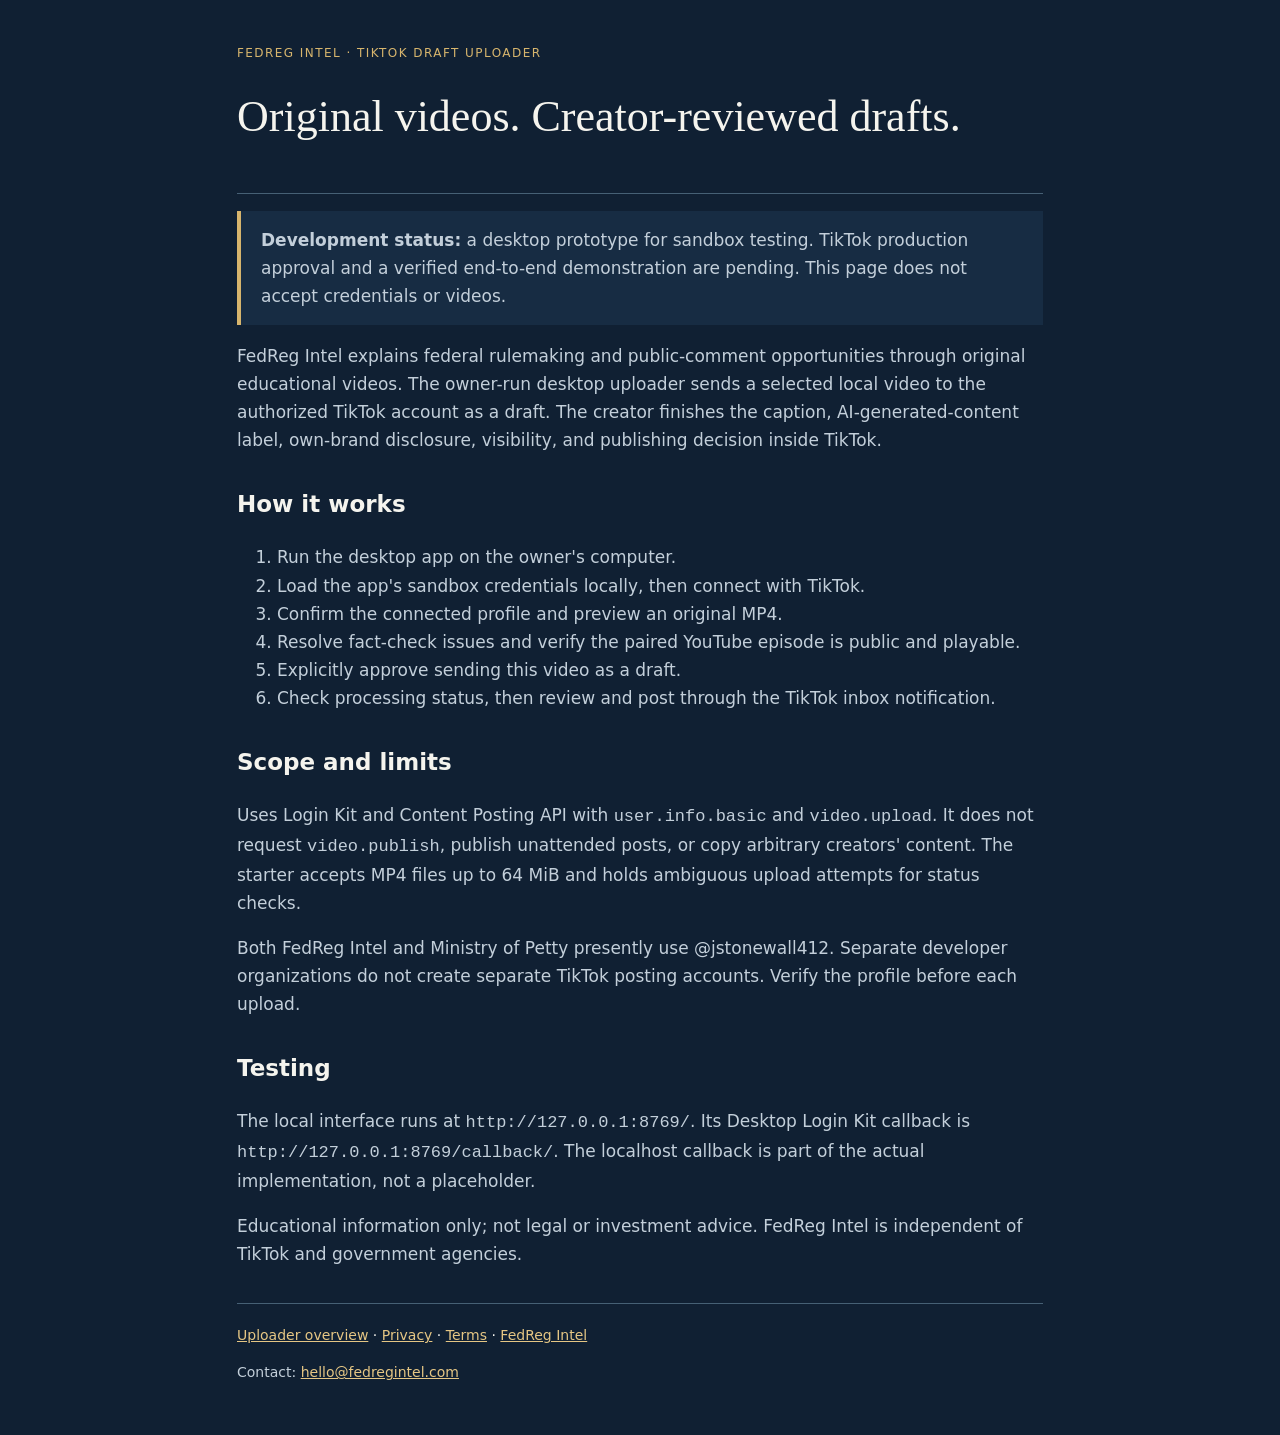
<file: tiktok/index.html>
<!doctype html><html lang="en"><head><meta charset="utf-8"><meta name="viewport" content="width=device-width,initial-scale=1"><title>Original videos. Creator-reviewed drafts. · FedReg Intel</title><style>*{box-sizing:border-box}body{margin:0;background:#102033;color:#f5f4ee;font:17px/1.65 system-ui,sans-serif}main{max-width:850px;margin:auto;padding:44px 22px}header{border-bottom:1px solid #466075;padding-bottom:22px}.brand{color:#d7b56d;letter-spacing:.12em;font-size:12px}h1{font:500 44px/1.1 Georgia,serif}h2{font-size:23px;margin-top:32px}p,li{color:#c3cfda}a{color:#e5c684}.notice{border-left:4px solid #d7b56d;padding:15px 20px;background:#172c43}footer{border-top:1px solid #466075;margin-top:35px;padding-top:20px;font-size:14px}code{overflow-wrap:anywhere}</style></head><body><main><header><div class="brand">FEDREG INTEL · TIKTOK DRAFT UPLOADER</div><h1>Original videos. Creator-reviewed drafts.</h1></header><p class="notice"><strong>Development status:</strong> a desktop prototype for sandbox testing. TikTok production approval and a verified end-to-end demonstration are pending. This page does not accept credentials or videos.</p><p>FedReg Intel explains federal rulemaking and public-comment opportunities through original educational videos. The owner-run desktop uploader sends a selected local video to the authorized TikTok account as a draft. The creator finishes the caption, AI-generated-content label, own-brand disclosure, visibility, and publishing decision inside TikTok.</p><h2>How it works</h2><ol><li>Run the desktop app on the owner's computer.</li><li>Load the app's sandbox credentials locally, then connect with TikTok.</li><li>Confirm the connected profile and preview an original MP4.</li><li>Resolve fact-check issues and verify the paired YouTube episode is public and playable.</li><li>Explicitly approve sending this video as a draft.</li><li>Check processing status, then review and post through the TikTok inbox notification.</li></ol><h2>Scope and limits</h2><p>Uses Login Kit and Content Posting API with <code>user.info.basic</code> and <code>video.upload</code>. It does not request <code>video.publish</code>, publish unattended posts, or copy arbitrary creators' content. The starter accepts MP4 files up to 64 MiB and holds ambiguous upload attempts for status checks.</p><p>Both FedReg Intel and Ministry of Petty presently use @jstonewall412. Separate developer organizations do not create separate TikTok posting accounts. Verify the profile before each upload.</p><h2>Testing</h2><p>The local interface runs at <code>http://127.0.0.1:8769/</code>. Its Desktop Login Kit callback is <code>http://127.0.0.1:8769/callback/</code>. The localhost callback is part of the actual implementation, not a placeholder.</p><p>Educational information only; not legal or investment advice. FedReg Intel is independent of TikTok and government agencies.</p><footer><a href="./">Uploader overview</a> · <a href="privacy.html">Privacy</a> · <a href="terms.html">Terms</a> · <a href="https://fedregintel.com/">FedReg Intel</a><p>Contact: <a href="mailto:hello@fedregintel.com">hello@fedregintel.com</a></p></footer></main></body></html>
</file>
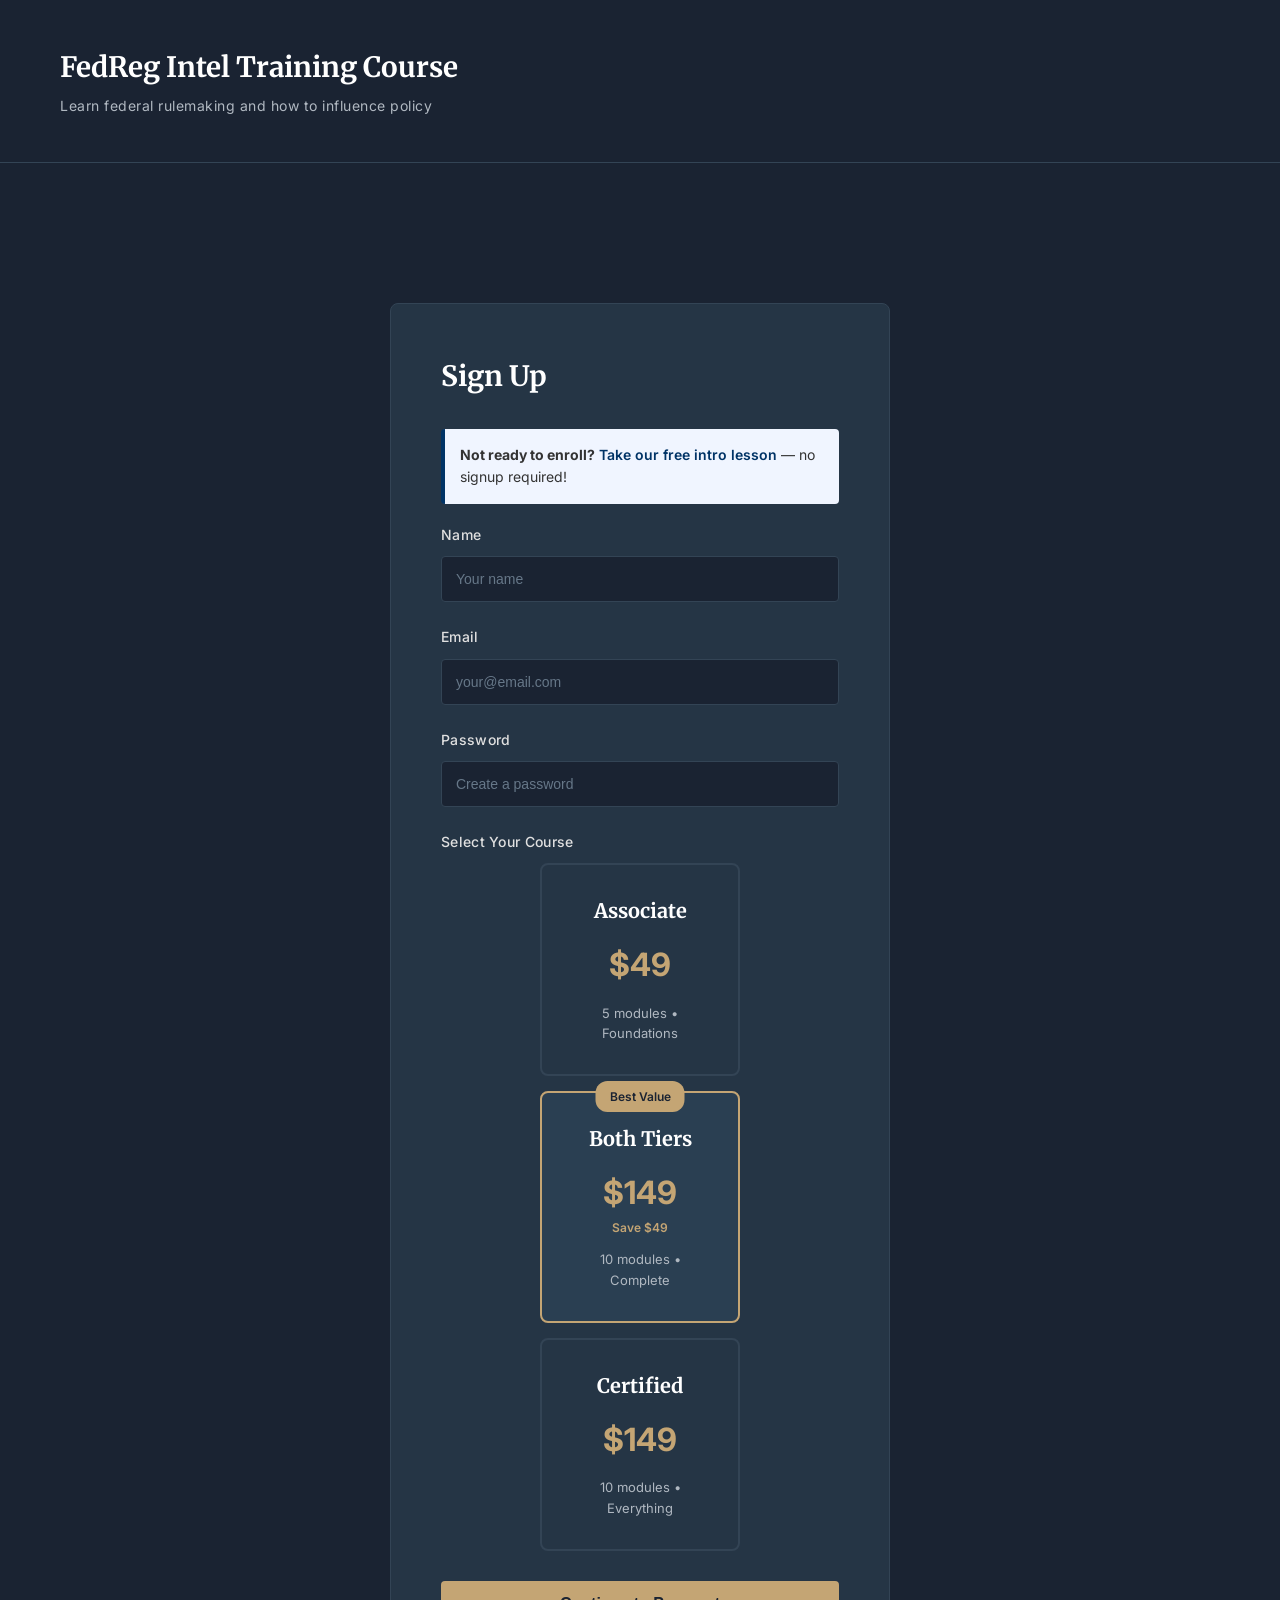
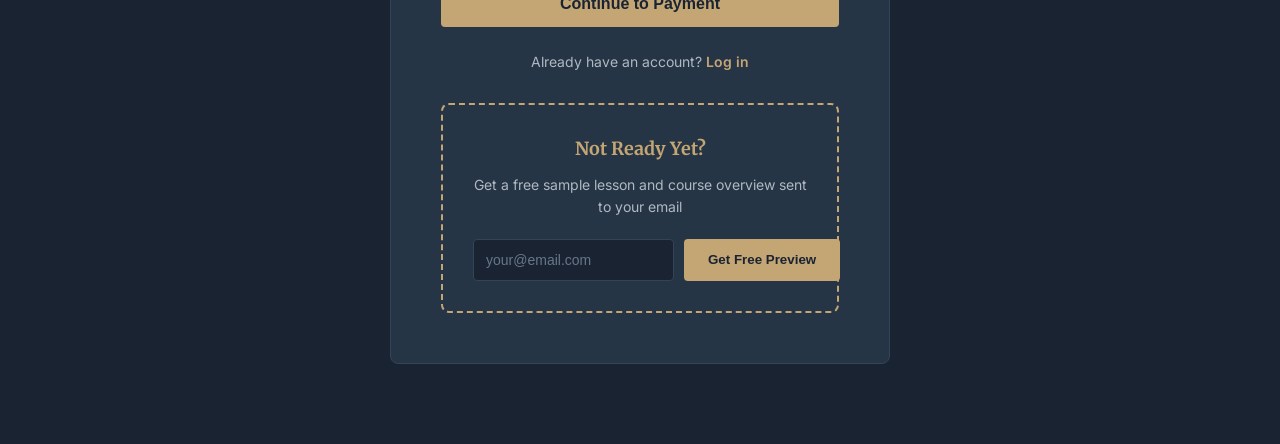
<file: course/preview/index.html>
<!doctype html>
<html lang="en">
<head>
  <meta charset="utf-8">
  <meta name="viewport" content="width=device-width, initial-scale=1">
  <meta http-equiv="refresh" content="0; url=/course/#preview">
  <link rel="canonical" href="https://fedregintel.com/course/#preview">
  <title>Free course preview | FedReg Intel</title>
  <script>window.location.replace('/course/#preview');</script>
</head>
<body>
  <p>Opening the free course preview. If you are not redirected, <a href="/course/#preview">continue to the preview form</a>.</p>
</body>
</html>
</file>
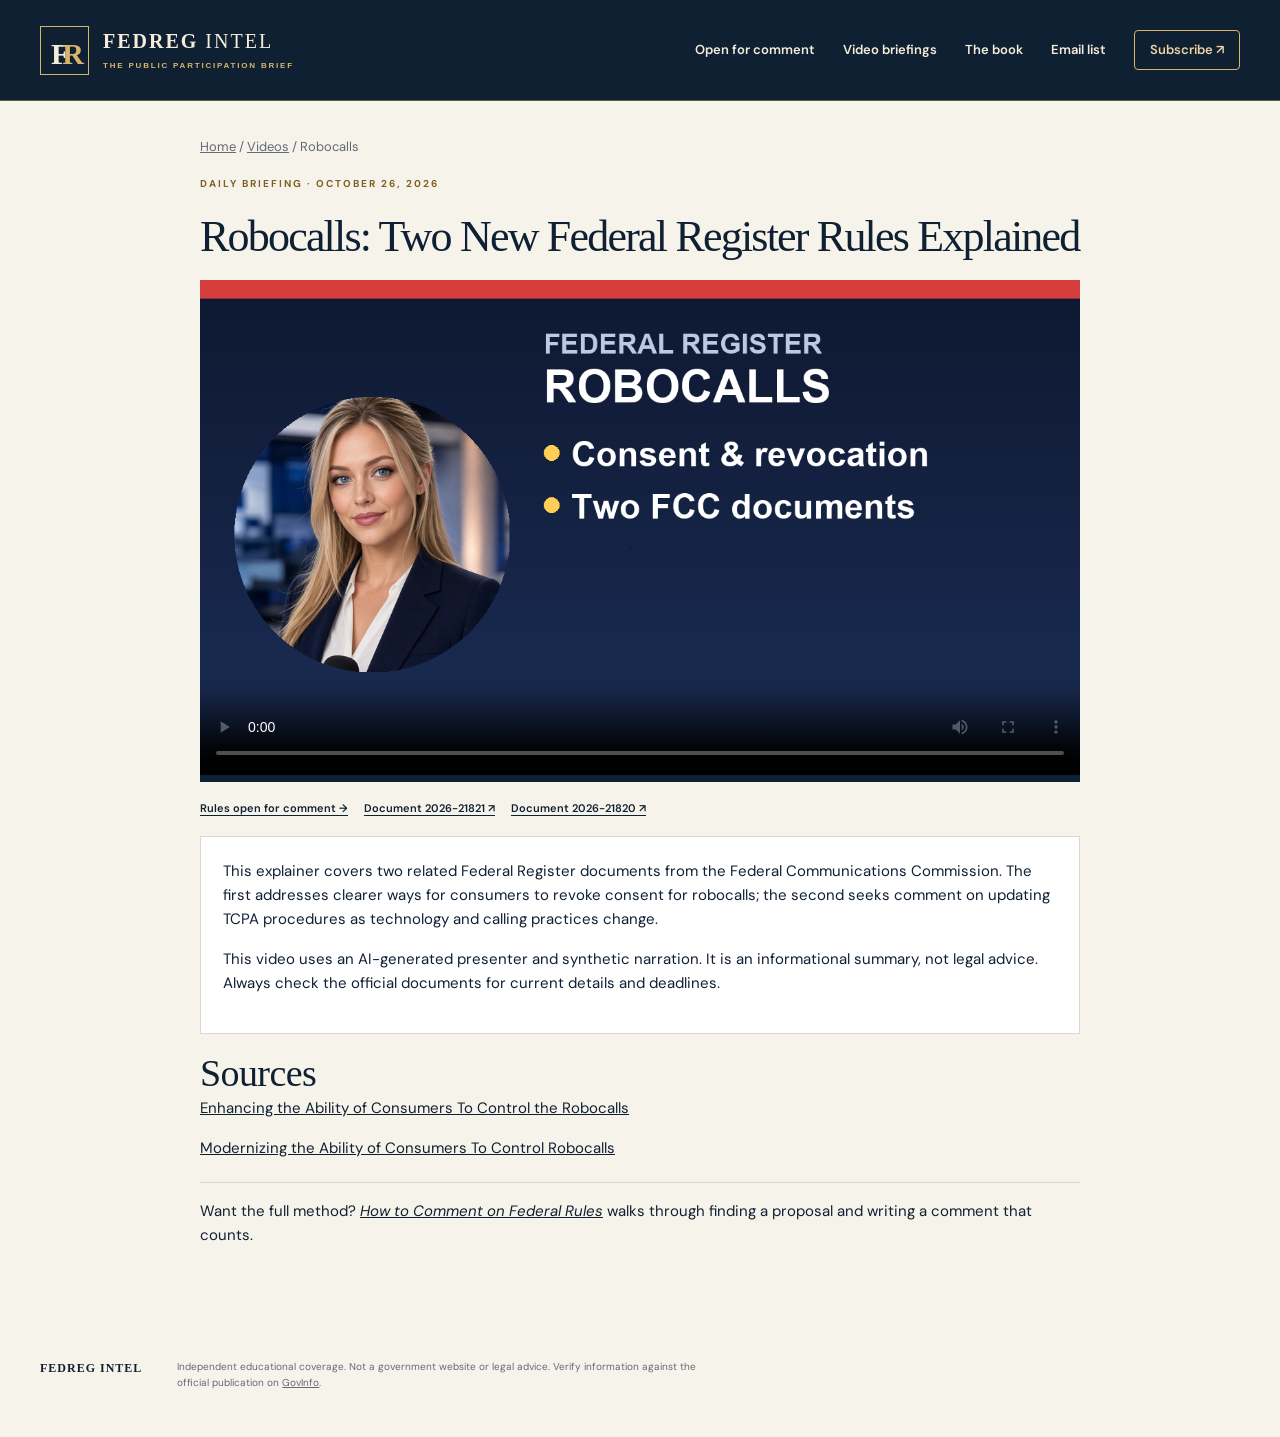
<file: videos/robocalls-2026-10-26/index.html>
<!doctype html>
<html lang="en">
<head>
  <meta charset="utf-8">
  <meta name="viewport" content="width=device-width,initial-scale=1">
  <title>Robocalls: Two New Federal Register Rules Explained | FedReg Intel</title>
  <meta name="description" content="A plain-English explainer of two Federal Register robocall documents about consent revocation and TCPA modernization.">
  <link rel="canonical" href="https://fedregintel.com/videos/robocalls-2026-10-26/">
  <meta property="og:type" content="video.other">
  <meta property="og:site_name" content="FedReg Intel">
  <meta property="og:url" content="https://fedregintel.com/videos/robocalls-2026-10-26/">
  <meta property="og:title" content="Robocalls: Two New Federal Register Rules Explained">
  <meta property="og:image" content="https://fedregintel.com/assets/videos/robocalls-2026-10-26/thumbnail.png">
  <meta name="twitter:card" content="summary_large_image">
  <link rel="stylesheet" href="/assets/site.css?v=pages-20261003b">
</head>
<body>
  <header><div class="shell nav"><a class="brand" href="/"><span class="brand-mark" aria-hidden="true">F<span>R</span></span><span>FEDREG <b>INTEL</b><small>THE PUBLIC PARTICIPATION BRIEF</small></span></a><nav aria-label="Main navigation"><a href="/rules/">Open for comment</a><a href="/videos/">Video briefings</a><a href="/#book">The book</a><a href="/#newsletter">Email list</a><a class="nav-cta" href="https://www.youtube.com/@FedRegIntel?sub_confirmation=1" target="_blank" rel="noopener">Subscribe ↗</a></nav></div></header>
  <main class="shell static-page">
    <p class="crumbs"><a href="/">Home</a> / <a href="/videos/">Videos</a> / Robocalls</p>
    <p class="eyebrow">DAILY BRIEFING · OCTOBER 26, 2026</p>
    <h1 class="page-title">Robocalls: Two New Federal Register Rules Explained</h1>
    <div class="embed"><video controls preload="metadata" poster="/assets/videos/robocalls-2026-10-26/thumbnail.png" width="1920" height="1080" style="width:100%;height:auto" aria-label="Robocall explainer with Claire Bennett's introduction"><source src="/assets/videos/robocalls-2026-10-26/robocalls-2026-10-26-claire.mp4" type="video/mp4">Your browser does not support HTML video.</video></div>
    <p class="rule-links"><a href="/rules/">Rules open for comment →</a><a href="https://www.federalregister.gov/documents/2026/10/26/2026-21821/enhancing-the-ability-of-consumers-to-control-the-robocalls" target="_blank" rel="noopener">Document 2026-21821 ↗</a><a href="https://www.federalregister.gov/documents/2026/10/26/2026-21820/modernizing-the-ability-of-consumers-to-control-robocalls" target="_blank" rel="noopener">Document 2026-21820 ↗</a></p>
    <div class="description"><p>This explainer covers two related Federal Register documents from the Federal Communications Commission. The first addresses clearer ways for consumers to revoke consent for robocalls; the second seeks comment on updating TCPA procedures as technology and calling practices change.</p><p>This video uses an AI-generated presenter and synthetic narration. It is an informational summary, not legal advice. Always check the official documents for current details and deadlines.</p></div>
    <section class="transcript"><h2>Sources</h2><p><a href="https://www.federalregister.gov/documents/2026/10/26/2026-21821/enhancing-the-ability-of-consumers-to-control-the-robocalls" target="_blank" rel="noopener">Enhancing the Ability of Consumers To Control the Robocalls</a></p><p><a href="https://www.federalregister.gov/documents/2026/10/26/2026-21820/modernizing-the-ability-of-consumers-to-control-robocalls" target="_blank" rel="noopener">Modernizing the Ability of Consumers To Control Robocalls</a></p></section>
    <p class="aside-note">Want the full method? <a href="https://www.amazon.com/dp/B0HP8V1ZFG" target="_blank" rel="noopener"><em>How to Comment on Federal Rules</em></a> walks through finding a proposal and writing a comment that counts.</p>
  </main>
  <footer class="shell"><a class="footer-brand" href="/">FEDREG INTEL</a><p>Independent educational coverage. Not a government website or legal advice. Verify information against the official publication on <a href="https://www.govinfo.gov/">GovInfo</a>.</p></footer>
</body>
</html>
</file>
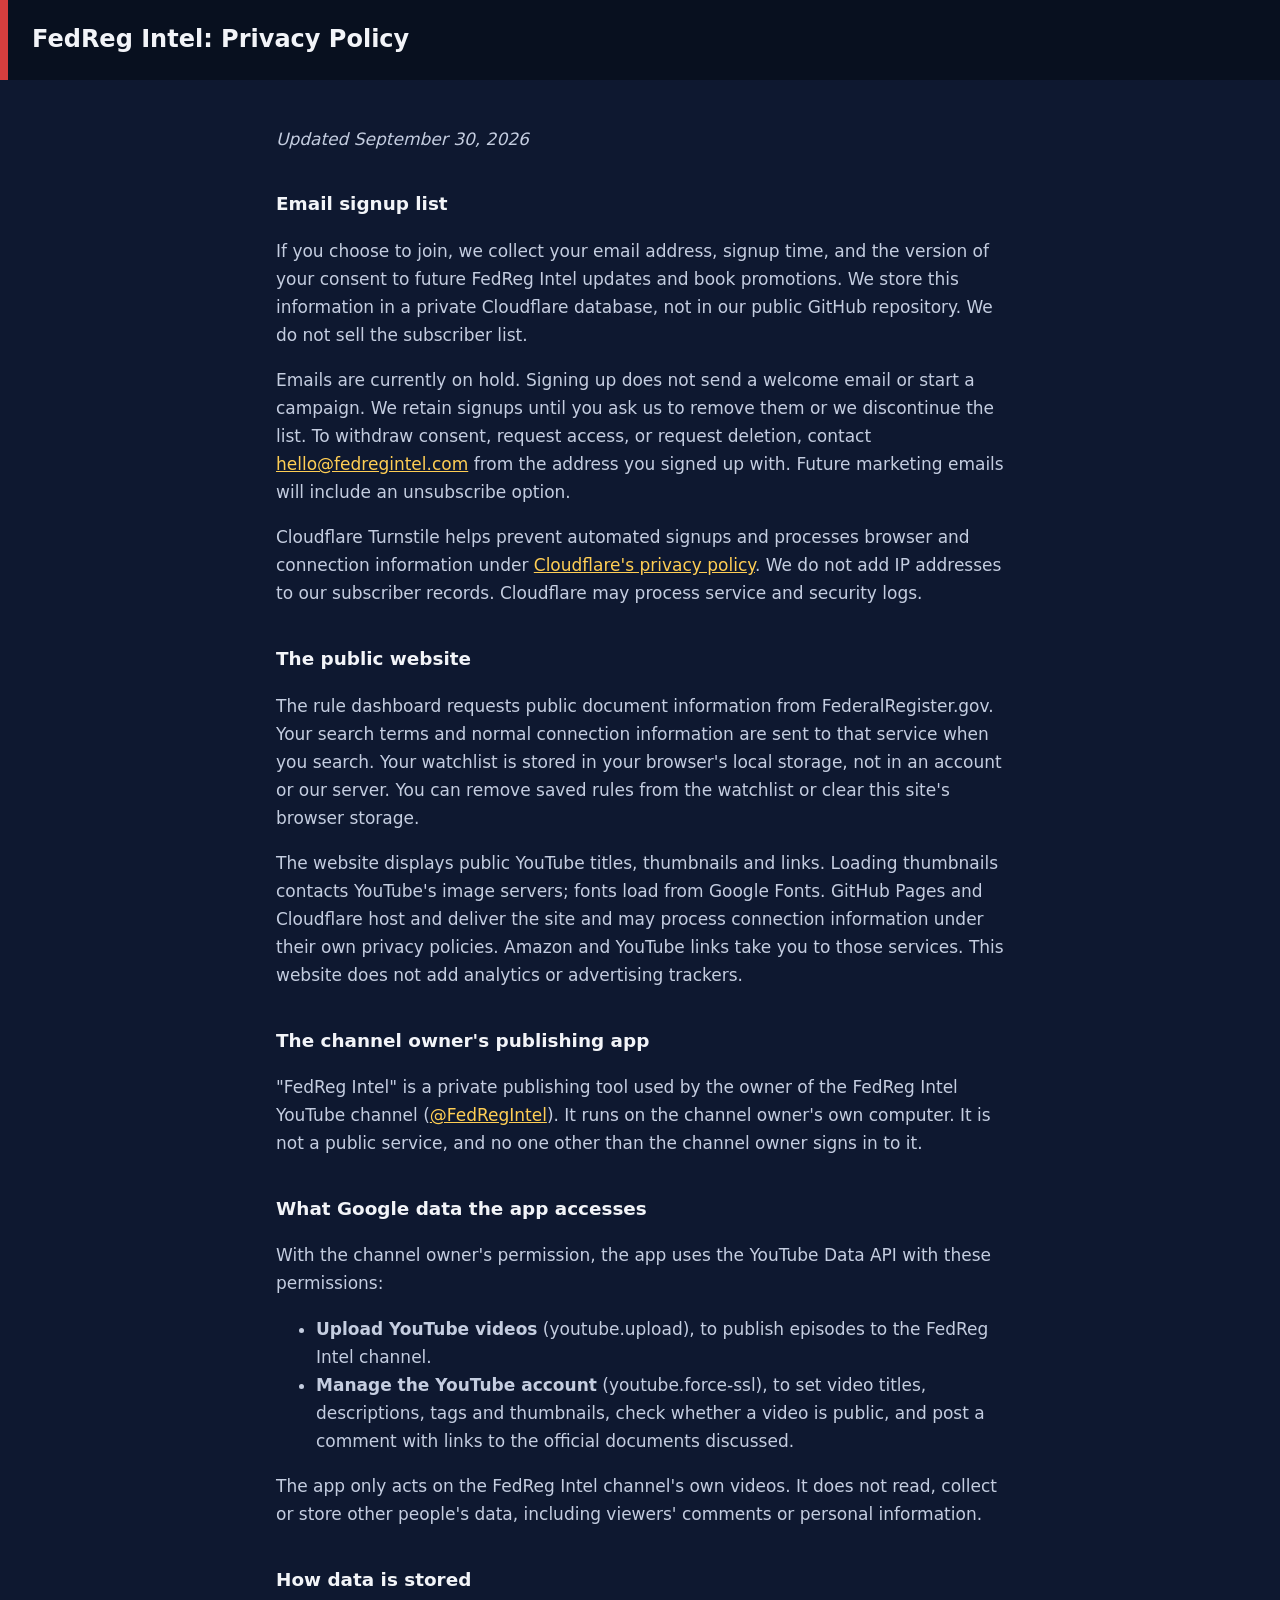
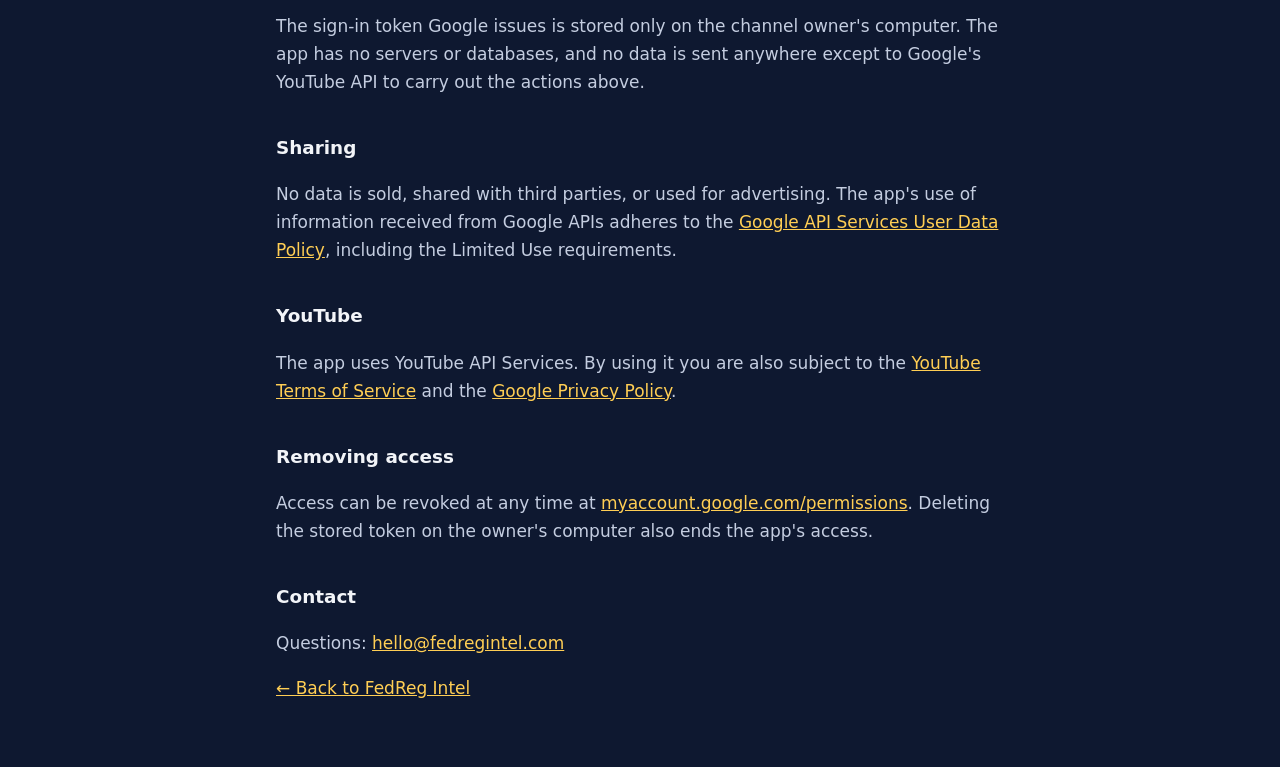
<file: privacy.html>
<!DOCTYPE html>
<html lang="en">
<head>
<meta charset="utf-8">
<meta name="viewport" content="width=device-width, initial-scale=1">
<link rel="canonical" href="https://fedregintel.com/privacy.html"><meta name="description" content="How FedReg Intel handles email signups, data and removal requests.">
<title>Privacy Policy – FedReg Intel</title>
<style>
  :root { --bg: #0e1830; --panel: #16254a; --text: #f2f4f8; --muted: #c4cde0; --accent: #d63e3e; --link: #ffce54; }
  * { box-sizing: border-box; }
  body { margin: 0; background: var(--bg); color: var(--text); font: 17px/1.65 system-ui, -apple-system, "Segoe UI", Arial, sans-serif; }
  header { border-left: 8px solid var(--accent); background: #08101f; padding: 20px 24px; }
  header h1 { margin: 0; font-size: 1.5rem; }
  main { max-width: 760px; margin: 0 auto; padding: 28px 16px 48px; }
  h2 { font-size: 1.15rem; margin-top: 2em; }
  p, li { color: var(--muted); }
  a { color: var(--link); }
</style>
</head>
<body>
<header><h1>FedReg Intel: Privacy Policy</h1></header>
<main>
  <p><em>Updated September 30, 2026</em></p>

  <h2 id="email-list">Email signup list</h2>
  <p>If you choose to join, we collect your email address, signup time, and the version of your
  consent to future FedReg Intel updates and book promotions. We store this information in a private
  Cloudflare database, not in our public GitHub repository. We do not sell the subscriber list.</p>
  <p>Emails are currently on hold. Signing up does not send a welcome email or start a campaign.
  We retain signups until you ask us to remove them or we discontinue the list. To withdraw consent,
  request access, or request deletion, contact <a href="mailto:hello@fedregintel.com?subject=Email%20list%20request">hello@fedregintel.com</a>
  from the address you signed up with. Future marketing emails will include an unsubscribe option.</p>
  <p>Cloudflare Turnstile helps prevent automated signups and processes browser and connection
  information under <a href="https://www.cloudflare.com/privacypolicy/">Cloudflare's privacy policy</a>.
  We do not add IP addresses to our subscriber records. Cloudflare may process service and security logs.</p>

  <h2>The public website</h2>
  <p>The rule dashboard requests public document information from FederalRegister.gov. Your search
  terms and normal connection information are sent to that service when you search. Your watchlist
  is stored in your browser's local storage, not in an account or our server. You can remove saved
  rules from the watchlist or clear this site's browser storage.</p>
  <p>The website displays public YouTube titles, thumbnails and links. Loading thumbnails contacts
  YouTube's image servers; fonts load from Google Fonts. GitHub Pages and Cloudflare host and deliver
  the site and may process connection information under their own privacy policies. Amazon and
  YouTube links take you to those services. This website does not add analytics or advertising trackers.</p>

  <h2>The channel owner's publishing app</h2>

  <p>"FedReg Intel" is a private publishing tool used by the owner of the FedReg Intel YouTube
  channel (<a href="https://www.youtube.com/@FedRegIntel">@FedRegIntel</a>). It runs on the channel
  owner's own computer. It is not a public service, and no one other than the channel owner signs in to it.</p>

  <h2>What Google data the app accesses</h2>
  <p>With the channel owner's permission, the app uses the YouTube Data API with these permissions:</p>
  <ul>
    <li><strong>Upload YouTube videos</strong> (youtube.upload), to publish episodes to the FedReg Intel channel.</li>
    <li><strong>Manage the YouTube account</strong> (youtube.force-ssl), to set video titles, descriptions,
    tags and thumbnails, check whether a video is public, and post a comment with links to the
    official documents discussed.</li>
  </ul>
  <p>The app only acts on the FedReg Intel channel's own videos. It does not read, collect or store
  other people's data, including viewers' comments or personal information.</p>

  <h2>How data is stored</h2>
  <p>The sign-in token Google issues is stored only on the channel owner's computer. The app has no
  servers or databases, and no data is sent anywhere except to Google's YouTube API to carry out the
  actions above.</p>

  <h2>Sharing</h2>
  <p>No data is sold, shared with third parties, or used for advertising. The app's use of information
  received from Google APIs adheres to the
  <a href="https://developers.google.com/terms/api-services-user-data-policy">Google API Services User Data Policy</a>,
  including the Limited Use requirements.</p>

  <h2>YouTube</h2>
  <p>The app uses YouTube API Services. By using it you are also subject to the
  <a href="https://www.youtube.com/t/terms">YouTube Terms of Service</a> and the
  <a href="https://policies.google.com/privacy">Google Privacy Policy</a>.</p>

  <h2>Removing access</h2>
  <p>Access can be revoked at any time at
  <a href="https://myaccount.google.com/permissions">myaccount.google.com/permissions</a>. Deleting the
  stored token on the owner's computer also ends the app's access.</p>

  <h2>Contact</h2>
  <p>Questions: <a href="mailto:hello@fedregintel.com">hello@fedregintel.com</a></p>

  <p><a href="index.html">← Back to FedReg Intel</a></p>
</main>
</body>
</html>
</file>
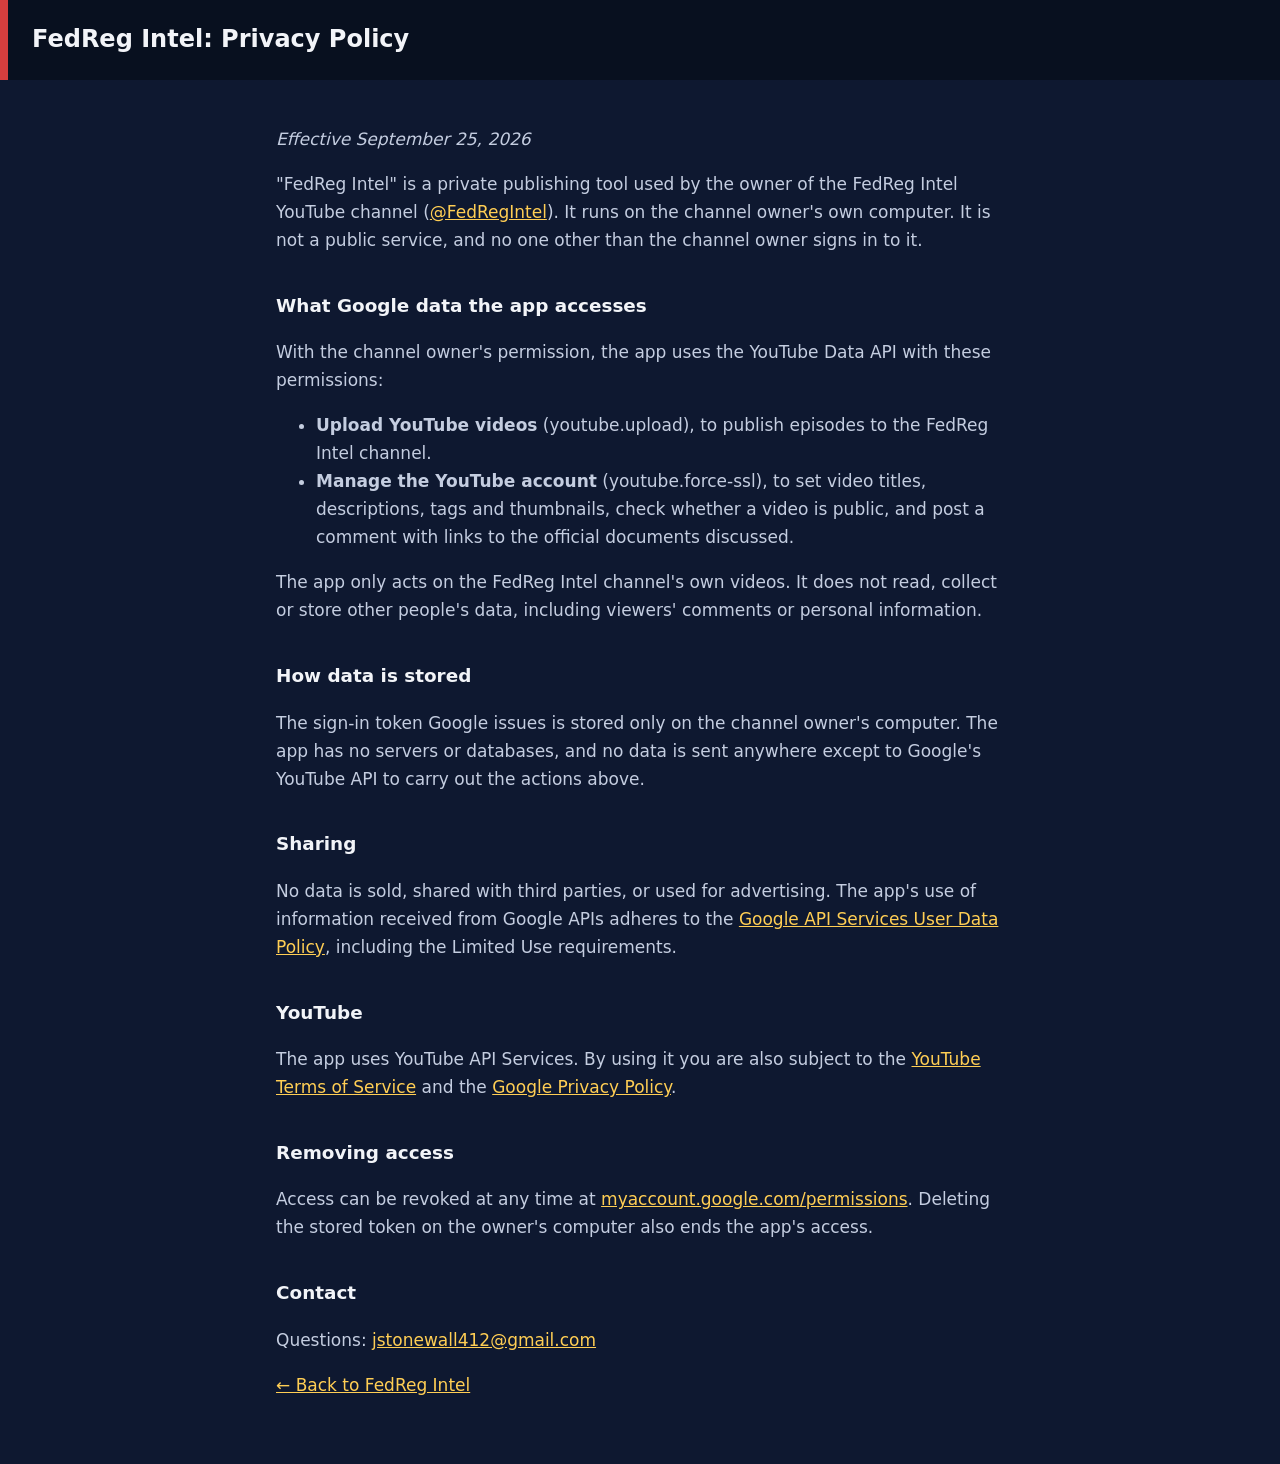
<file: public/privacy.html>
<!DOCTYPE html>
<html lang="en">
<head>
<meta charset="utf-8">
<meta name="viewport" content="width=device-width, initial-scale=1">
<title>Privacy Policy – FedReg Intel</title>
<style>
  :root { --bg: #0e1830; --panel: #16254a; --text: #f2f4f8; --muted: #c4cde0; --accent: #d63e3e; --link: #ffce54; }
  * { box-sizing: border-box; }
  body { margin: 0; background: var(--bg); color: var(--text); font: 17px/1.65 system-ui, -apple-system, "Segoe UI", Arial, sans-serif; }
  header { border-left: 8px solid var(--accent); background: #08101f; padding: 20px 24px; }
  header h1 { margin: 0; font-size: 1.5rem; }
  main { max-width: 760px; margin: 0 auto; padding: 28px 16px 48px; }
  h2 { font-size: 1.15rem; margin-top: 2em; }
  p, li { color: var(--muted); }
  a { color: var(--link); }
</style>
</head>
<body>
<header><h1>FedReg Intel: Privacy Policy</h1></header>
<main>
  <p><em>Effective September 25, 2026</em></p>

  <p>"FedReg Intel" is a private publishing tool used by the owner of the FedReg Intel YouTube
  channel (<a href="https://www.youtube.com/@FedRegIntel">@FedRegIntel</a>). It runs on the channel
  owner's own computer. It is not a public service, and no one other than the channel owner signs in to it.</p>

  <h2>What Google data the app accesses</h2>
  <p>With the channel owner's permission, the app uses the YouTube Data API with these permissions:</p>
  <ul>
    <li><strong>Upload YouTube videos</strong> (youtube.upload), to publish episodes to the FedReg Intel channel.</li>
    <li><strong>Manage the YouTube account</strong> (youtube.force-ssl), to set video titles, descriptions,
    tags and thumbnails, check whether a video is public, and post a comment with links to the
    official documents discussed.</li>
  </ul>
  <p>The app only acts on the FedReg Intel channel's own videos. It does not read, collect or store
  other people's data, including viewers' comments or personal information.</p>

  <h2>How data is stored</h2>
  <p>The sign-in token Google issues is stored only on the channel owner's computer. The app has no
  servers or databases, and no data is sent anywhere except to Google's YouTube API to carry out the
  actions above.</p>

  <h2>Sharing</h2>
  <p>No data is sold, shared with third parties, or used for advertising. The app's use of information
  received from Google APIs adheres to the
  <a href="https://developers.google.com/terms/api-services-user-data-policy">Google API Services User Data Policy</a>,
  including the Limited Use requirements.</p>

  <h2>YouTube</h2>
  <p>The app uses YouTube API Services. By using it you are also subject to the
  <a href="https://www.youtube.com/t/terms">YouTube Terms of Service</a> and the
  <a href="https://policies.google.com/privacy">Google Privacy Policy</a>.</p>

  <h2>Removing access</h2>
  <p>Access can be revoked at any time at
  <a href="https://myaccount.google.com/permissions">myaccount.google.com/permissions</a>. Deleting the
  stored token on the owner's computer also ends the app's access.</p>

  <h2>Contact</h2>
  <p>Questions: <a href="mailto:jstonewall412@gmail.com">jstonewall412@gmail.com</a></p>

  <p><a href="index.html">← Back to FedReg Intel</a></p>
</main>
</body>
</html>
</file>
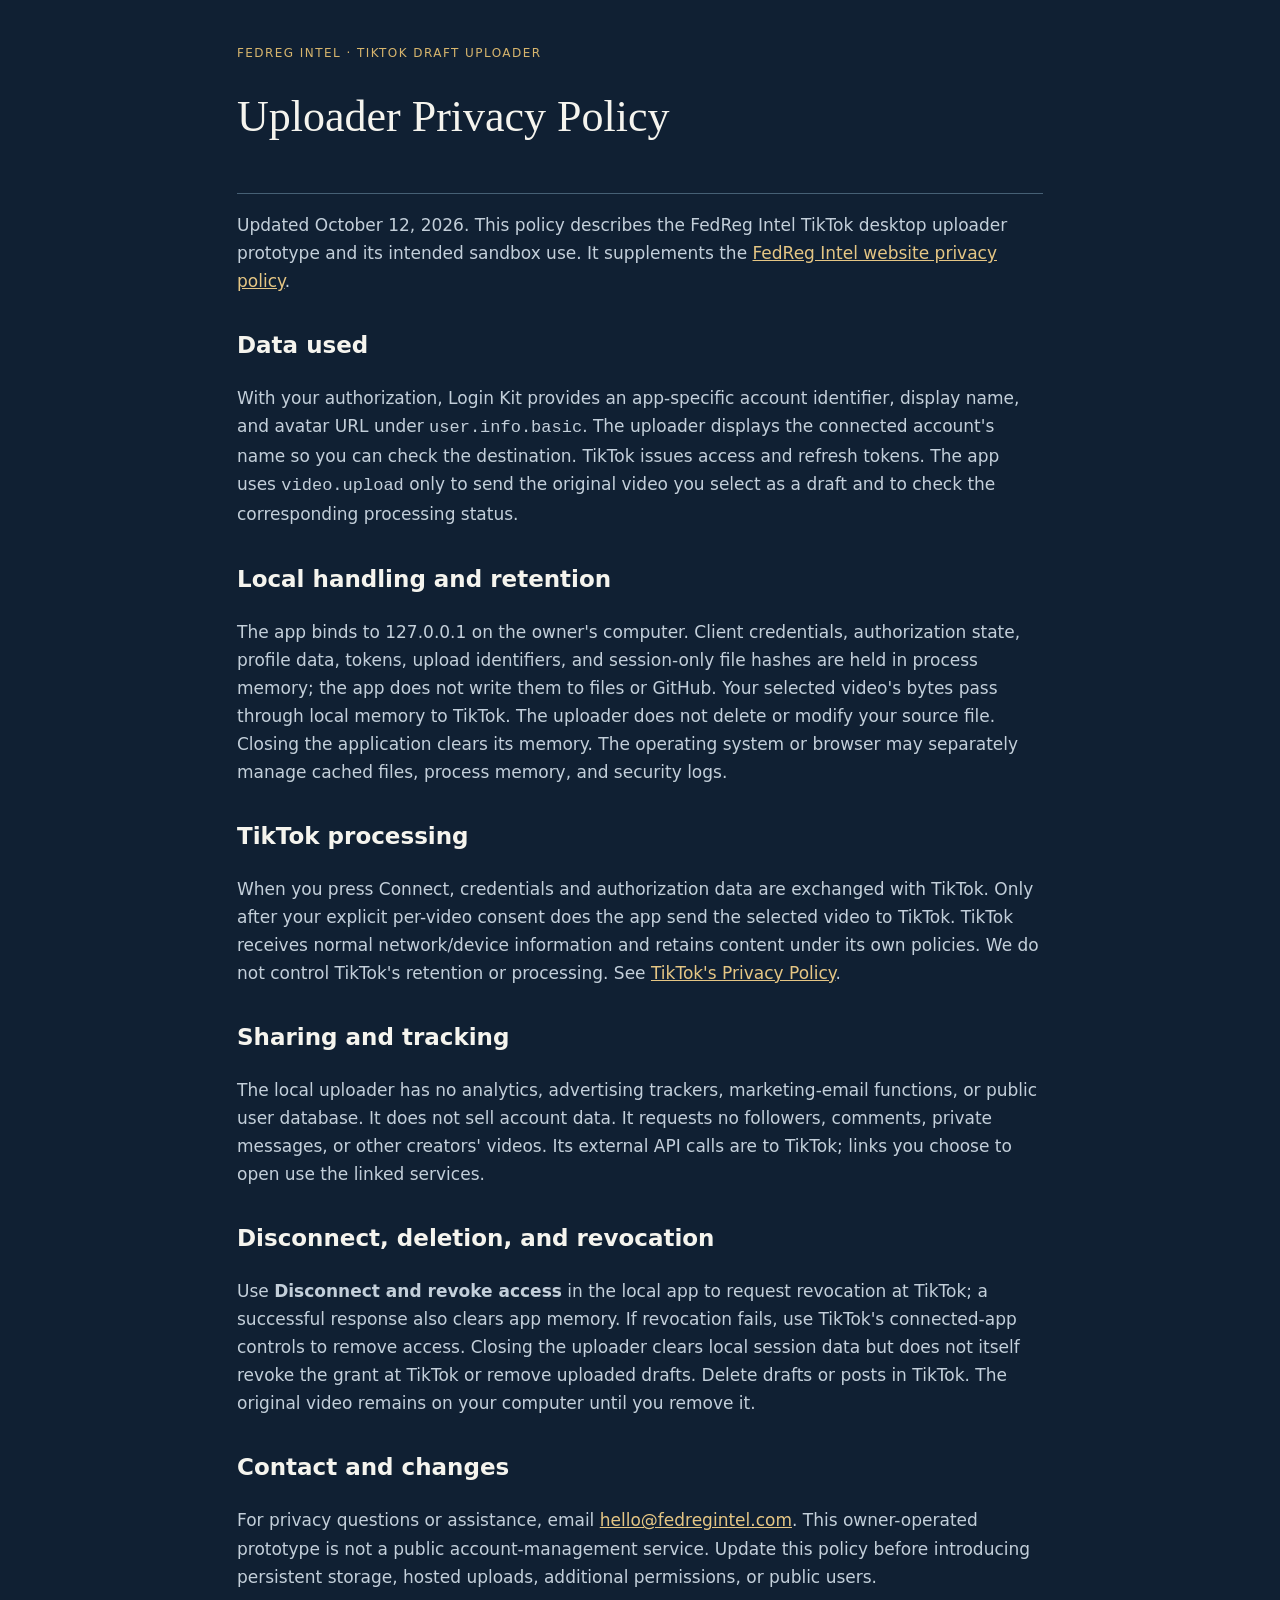
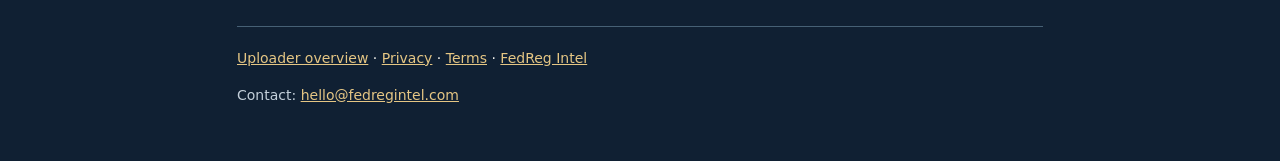
<file: tiktok/privacy.html>
<!doctype html><html lang="en"><head><meta charset="utf-8"><meta name="viewport" content="width=device-width,initial-scale=1"><title>Uploader Privacy Policy · FedReg Intel</title><style>*{box-sizing:border-box}body{margin:0;background:#102033;color:#f5f4ee;font:17px/1.65 system-ui,sans-serif}main{max-width:850px;margin:auto;padding:44px 22px}header{border-bottom:1px solid #466075;padding-bottom:22px}.brand{color:#d7b56d;letter-spacing:.12em;font-size:12px}h1{font:500 44px/1.1 Georgia,serif}h2{font-size:23px;margin-top:32px}p,li{color:#c3cfda}a{color:#e5c684}.notice{border-left:4px solid #d7b56d;padding:15px 20px;background:#172c43}footer{border-top:1px solid #466075;margin-top:35px;padding-top:20px;font-size:14px}code{overflow-wrap:anywhere}</style></head><body><main><header><div class="brand">FEDREG INTEL · TIKTOK DRAFT UPLOADER</div><h1>Uploader Privacy Policy</h1></header><p>Updated October 12, 2026. This policy describes the FedReg Intel TikTok desktop uploader prototype and its intended sandbox use. It supplements the <a href="https://fedregintel.com/privacy.html">FedReg Intel website privacy policy</a>.</p><h2>Data used</h2><p>With your authorization, Login Kit provides an app-specific account identifier, display name, and avatar URL under <code>user.info.basic</code>. The uploader displays the connected account's name so you can check the destination. TikTok issues access and refresh tokens. The app uses <code>video.upload</code> only to send the original video you select as a draft and to check the corresponding processing status.</p><h2>Local handling and retention</h2><p>The app binds to 127.0.0.1 on the owner's computer. Client credentials, authorization state, profile data, tokens, upload identifiers, and session-only file hashes are held in process memory; the app does not write them to files or GitHub. Your selected video's bytes pass through local memory to TikTok. The uploader does not delete or modify your source file. Closing the application clears its memory. The operating system or browser may separately manage cached files, process memory, and security logs.</p><h2>TikTok processing</h2><p>When you press Connect, credentials and authorization data are exchanged with TikTok. Only after your explicit per-video consent does the app send the selected video to TikTok. TikTok receives normal network/device information and retains content under its own policies. We do not control TikTok's retention or processing. See <a href="https://www.tiktok.com/legal/page/us/privacy-policy/en">TikTok's Privacy Policy</a>.</p><h2>Sharing and tracking</h2><p>The local uploader has no analytics, advertising trackers, marketing-email functions, or public user database. It does not sell account data. It requests no followers, comments, private messages, or other creators' videos. Its external API calls are to TikTok; links you choose to open use the linked services.</p><h2>Disconnect, deletion, and revocation</h2><p>Use <strong>Disconnect and revoke access</strong> in the local app to request revocation at TikTok; a successful response also clears app memory. If revocation fails, use TikTok's connected-app controls to remove access. Closing the uploader clears local session data but does not itself revoke the grant at TikTok or remove uploaded drafts. Delete drafts or posts in TikTok. The original video remains on your computer until you remove it.</p><h2>Contact and changes</h2><p>For privacy questions or assistance, email <a href="mailto:hello@fedregintel.com">hello@fedregintel.com</a>. This owner-operated prototype is not a public account-management service. Update this policy before introducing persistent storage, hosted uploads, additional permissions, or public users.</p><footer><a href="./">Uploader overview</a> · <a href="privacy.html">Privacy</a> · <a href="terms.html">Terms</a> · <a href="https://fedregintel.com/">FedReg Intel</a><p>Contact: <a href="mailto:hello@fedregintel.com">hello@fedregintel.com</a></p></footer></main></body></html>
</file>
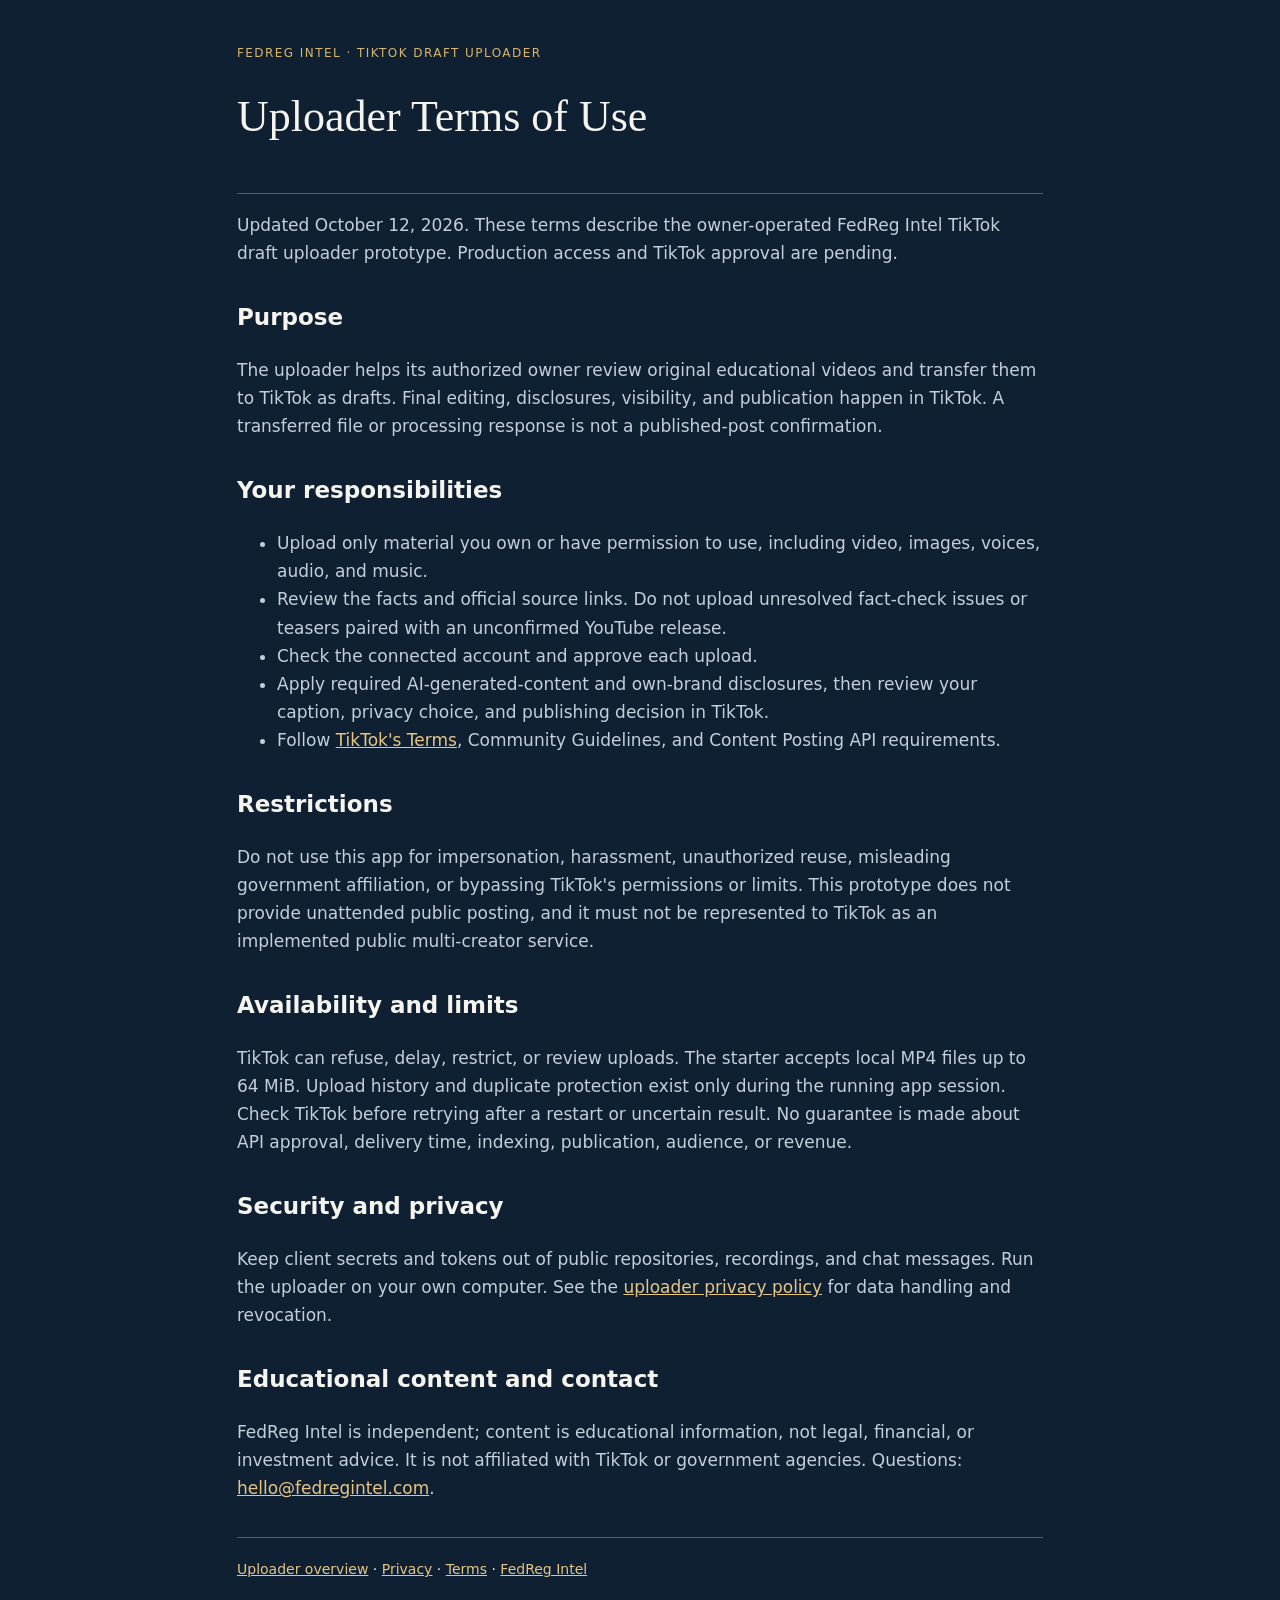
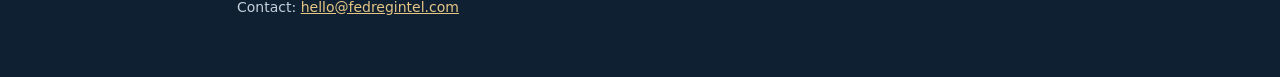
<file: tiktok/terms.html>
<!doctype html><html lang="en"><head><meta charset="utf-8"><meta name="viewport" content="width=device-width,initial-scale=1"><title>Uploader Terms of Use · FedReg Intel</title><style>*{box-sizing:border-box}body{margin:0;background:#102033;color:#f5f4ee;font:17px/1.65 system-ui,sans-serif}main{max-width:850px;margin:auto;padding:44px 22px}header{border-bottom:1px solid #466075;padding-bottom:22px}.brand{color:#d7b56d;letter-spacing:.12em;font-size:12px}h1{font:500 44px/1.1 Georgia,serif}h2{font-size:23px;margin-top:32px}p,li{color:#c3cfda}a{color:#e5c684}.notice{border-left:4px solid #d7b56d;padding:15px 20px;background:#172c43}footer{border-top:1px solid #466075;margin-top:35px;padding-top:20px;font-size:14px}code{overflow-wrap:anywhere}</style></head><body><main><header><div class="brand">FEDREG INTEL · TIKTOK DRAFT UPLOADER</div><h1>Uploader Terms of Use</h1></header><p>Updated October 12, 2026. These terms describe the owner-operated FedReg Intel TikTok draft uploader prototype. Production access and TikTok approval are pending.</p><h2>Purpose</h2><p>The uploader helps its authorized owner review original educational videos and transfer them to TikTok as drafts. Final editing, disclosures, visibility, and publication happen in TikTok. A transferred file or processing response is not a published-post confirmation.</p><h2>Your responsibilities</h2><ul><li>Upload only material you own or have permission to use, including video, images, voices, audio, and music.</li><li>Review the facts and official source links. Do not upload unresolved fact-check issues or teasers paired with an unconfirmed YouTube release.</li><li>Check the connected account and approve each upload.</li><li>Apply required AI-generated-content and own-brand disclosures, then review your caption, privacy choice, and publishing decision in TikTok.</li><li>Follow <a href="https://www.tiktok.com/legal/page/us/terms-of-service/en">TikTok's Terms</a>, Community Guidelines, and Content Posting API requirements.</li></ul><h2>Restrictions</h2><p>Do not use this app for impersonation, harassment, unauthorized reuse, misleading government affiliation, or bypassing TikTok's permissions or limits. This prototype does not provide unattended public posting, and it must not be represented to TikTok as an implemented public multi-creator service.</p><h2>Availability and limits</h2><p>TikTok can refuse, delay, restrict, or review uploads. The starter accepts local MP4 files up to 64 MiB. Upload history and duplicate protection exist only during the running app session. Check TikTok before retrying after a restart or uncertain result. No guarantee is made about API approval, delivery time, indexing, publication, audience, or revenue.</p><h2>Security and privacy</h2><p>Keep client secrets and tokens out of public repositories, recordings, and chat messages. Run the uploader on your own computer. See the <a href="privacy.html">uploader privacy policy</a> for data handling and revocation.</p><h2>Educational content and contact</h2><p>FedReg Intel is independent; content is educational information, not legal, financial, or investment advice. It is not affiliated with TikTok or government agencies. Questions: <a href="mailto:hello@fedregintel.com">hello@fedregintel.com</a>.</p><footer><a href="./">Uploader overview</a> · <a href="privacy.html">Privacy</a> · <a href="terms.html">Terms</a> · <a href="https://fedregintel.com/">FedReg Intel</a><p>Contact: <a href="mailto:hello@fedregintel.com">hello@fedregintel.com</a></p></footer></main></body></html>
</file>
<file: assets/site.css>
@import url('https://fonts.googleapis.com/css2?family=DM+Sans:wght@400;500;600;700&family=Libre+Caslon+Display&display=swap');
:root{--ink:#102033;--muted:#646976;--paper:#f6f3eb;--line:#ded8ca;--gold:#d7b56d;--green:#806124}*{box-sizing:border-box}html{scroll-behavior:smooth;scroll-padding-top:30px}body{margin:0;background:var(--paper);color:var(--ink);font:15px/1.6 'DM Sans',system-ui,sans-serif}a{color:inherit}button,input,select{font:inherit}button,a,input,select{outline-offset:4px}button{cursor:pointer}button:disabled{cursor:default;opacity:.45}:focus-visible{outline:3px solid #b08326}.shell{max-width:1280px;margin:auto;padding-left:40px;padding-right:40px}header{background:white;border-bottom:1px solid var(--line)}.nav{min-height:100px;display:flex;align-items:center;justify-content:space-between;gap:30px}.brand{display:flex;align-items:center;gap:14px;text-decoration:none;font-size:20px;letter-spacing:2px;font-weight:700;line-height:1.25}.brand b{font-weight:400}.brand small{display:block;font-size:8px;letter-spacing:1.8px;margin-top:7px}.brand-mark{background:var(--ink);color:white;padding:8px 10px;font-family:Georgia;font-size:30px;letter-spacing:-7px;width:49px;height:49px}.brand-mark span{color:var(--gold)}nav{display:flex;align-items:center;gap:28px;font-size:13px;font-weight:600}nav a{text-decoration:none}nav a:hover{text-decoration:underline}.nav-cta{border:1px solid var(--ink);padding:9px 15px;border-radius:4px}.hero{display:grid;grid-template-columns:1.5fr 1fr;gap:90px;padding-top:66px;padding-bottom:68px}.eyebrow{font-size:10px;letter-spacing:2px;font-weight:700;margin:0 0 20px}.dot{display:inline-block;background:#d7b56d;width:7px;height:7px;border-radius:50%;margin-right:8px}h1,h2{font-family:'Libre Caslon Display',Georgia,serif;font-weight:400;line-height:1.06;margin:0}h1{font-size:clamp(48px,5.7vw,76px);letter-spacing:-2px}h1 em{font-style:normal;color:#d7b56d}h2{font-size:43px;letter-spacing:-.6px}h3{line-height:1.35}p{margin:0 0 16px}.hero-copy{max-width:520px;font-size:17px;color:var(--muted);margin:24px 0 27px}.hero-actions{display:flex;align-items:center;gap:24px}.button{border:1px solid var(--ink);background:var(--ink);color:white;border-radius:4px;display:inline-flex;align-items:center;justify-content:center;gap:20px;padding:12px 18px;font-weight:600;font-size:13px;text-decoration:none}.button:hover{background:#26394f}.text-link{font-size:13px;font-weight:600;text-underline-offset:5px}.brief-card{background:#edf0e7;border:1px solid #dce2d4;padding:30px 32px;align-self:center;border-top:3px solid var(--ink)}.brief-line{display:flex;gap:20px;padding:13px 0;border-bottom:1px solid #d7ddd1}.brief-line>span{font-family:Georgia;color:#8a9c8b;font-size:23px}.brief-line h3{font-size:15px;margin:0 0 4px}.brief-line p{font-size:12px;color:var(--muted);margin:0}.brief-foot{font-size:10px;color:#5e746a;margin:18px 0 0}.section-head{display:flex;justify-content:space-between;align-items:center;gap:20px}.section-head .eyebrow{margin-bottom:12px}.section-intro{color:var(--muted);margin:16px 0 25px}.dashboard{border-top:1px solid var(--line);padding-top:38px;padding-bottom:50px}.secondary{border:1px solid #cec8bb;background:transparent;color:var(--ink);padding:9px 16px;border-radius:4px;font-size:12px;font-weight:600}.secondary:hover:not(:disabled){background:#eee7d5}.metrics{display:grid;grid-template-columns:repeat(4,1fr);border:1px solid var(--line);background:white;margin:26px 0;border-radius:5px;overflow:hidden}.metrics>div{padding:20px 22px;border-right:1px solid var(--line)}.metrics>div:last-child{border:0}.metrics span,.metrics small{display:block;font-size:11px;color:var(--muted)}.metrics strong{display:block;font-size:28px;font-weight:500;margin:4px 0}.metrics small{font-size:10px}.metrics .metric-accent{background:#eee7d5}.metric-accent strong{font-size:23px}.workspace{display:grid;grid-template-columns:minmax(0,1fr) 278px;gap:26px}.rule-panel{background:#fff;border:1px solid var(--line);border-radius:5px;overflow:hidden}.search-row{padding:22px 22px 14px;display:flex;gap:10px}input,select{min-width:0;border:1px solid #cec8bb;color:var(--ink);background:white;border-radius:4px;padding:10px 12px;font-size:13px}input[type=search]{flex:1}.filters{display:grid;grid-template-columns:1fr 1fr 1fr;gap:12px;padding:0 22px 22px}.filters label{display:flex;flex-direction:column;gap:5px;font-size:10px;color:var(--muted);font-weight:600}.filters select{width:100%;font-size:12px;padding:8px}.list-toolbar{background:#f7f4ec;border-block:1px solid var(--line);display:flex;align-items:center;justify-content:space-between;padding:0 22px;gap:10px}.tabs{display:flex;gap:20px}.tab{border:0;background:transparent;padding:14px 0;color:var(--muted);font-size:12px;border-bottom:2px solid transparent}.tab.active{border-color:var(--green);color:var(--ink);font-weight:700}.tab span{padding:2px 5px;background:#e4ece2;border-radius:3px;font-size:10px}#result-count{font-size:10px;color:var(--muted)}.status{font-size:11px;color:var(--muted);padding:12px 22px;margin:0;border-bottom:1px solid #eef1ec}.status.warning{background:#fff7e4;color:#795b1a}.rule{padding:20px 22px;border-bottom:1px solid var(--line)}.rule-top{display:flex;justify-content:space-between;align-items:center;gap:15px}.badges{display:flex;flex-wrap:wrap;gap:8px;align-items:center;font-size:9px;font-weight:700;letter-spacing:.4px}.badge{border-radius:3px;padding:3px 7px;background:#eee7d5;color:#705421}.badge.final{background:#e7edf2;color:#37586d}.badge.deadline{background:#fff0d0;color:#775518}.agency-name{font-size:10px;color:var(--muted)}.save{font-size:11px;border:1px solid #d6dfd6;background:white;border-radius:4px;padding:4px 8px;color:var(--muted);white-space:nowrap}.save[aria-pressed=true]{background:#e6eee5;color:var(--green)}.rule h3{font-size:17px;margin:12px 0 8px;font-weight:600}.rule h3 a{text-decoration:none}.rule h3 a:hover{text-decoration:underline}.abstract{font-size:12px;color:var(--muted);margin-bottom:12px;display:-webkit-box;-webkit-line-clamp:2;-webkit-box-orient:vertical;overflow:hidden}.rule-meta{display:flex;flex-wrap:wrap;gap:10px;font-size:10px;color:var(--muted)}.rule-links{display:flex;gap:16px;flex-wrap:wrap;font-size:11px;font-weight:600;margin-top:12px;text-underline-offset:3px}.pagination{display:flex;justify-content:space-between;align-items:center;padding:16px 22px;font-size:11px}.desk-aside{padding:22px;background:#eee9dc;border:1px solid var(--line);border-radius:5px;align-self:start}.desk-aside .eyebrow{font-size:9px;letter-spacing:1.3px;margin-bottom:10px}.desk-aside h3{font-family:Georgia;font-size:24px;margin:0 0 10px;font-weight:400}.muted{color:var(--muted);font-size:12px}.closing-item{border-top:1px solid #d2ddcf;padding:15px 0}.closing-item small{display:block;color:#806023;font-size:10px;font-weight:600;margin-bottom:7px}.closing-item a{font-size:12px;line-height:1.5;display:block;text-decoration:none}.closing-item a:hover{text-decoration:underline}.aside-note{border-top:1px solid #d2ddcf;margin-top:24px;padding-top:16px}.aside-note h4{font-size:12px;margin:0 0 8px}.aside-note p{font-size:11px;color:var(--muted);margin:0}.source-note{font-size:10px;color:var(--muted);margin:16px 0 0}.book-section{background:#102033;color:#f8f6e9;margin:16px 0 0;padding:55px 0}.book-layout{display:grid;grid-template-columns:1fr 1.6fr;gap:80px;align-items:center;max-width:1120px}.book-art{text-align:center}.book-art img{width:240px;height:auto;max-width:100%;box-shadow:14px 20px 35px #0008;transform:rotate(-5deg);border:1px solid #ffffff30}.book-copy .eyebrow{color:var(--gold)}.book-copy h2{font-size:48px;margin-bottom:22px}.book-copy h3{font-size:19px;margin:0 0 7px}.byline{font-size:10px;letter-spacing:1.8px;color:#c7d8d4}.book-copy>p:not(.eyebrow):not(.byline){font-size:14px;color:#bfceca;max-width:540px}.book-copy ul{padding-left:17px;font-size:13px;color:#d7dfd9;line-height:2}.button.gold{background:var(--gold);color:#173337;border-color:var(--gold);margin-top:9px}.button.gold:hover{background:#f4d48e}.book-copy>small{display:block;margin-top:12px;color:#a9bfb8;font-size:10px}.videos-section{padding-top:62px;padding-bottom:56px}.video-controls{display:flex;gap:12px;align-items:center}.video-controls input{max-width:380px}.video-controls select{width:180px}#video-count{margin-left:auto;font-size:12px;color:var(--muted)}#video-status{padding-left:0;border:0}.video-grid{display:grid;grid-template-columns:repeat(3,1fr);gap:27px;margin-top:10px}.video-card{background:white;border:1px solid var(--line);border-radius:5px;overflow:hidden}.video-image{display:block;position:relative;aspect-ratio:16/9;background:#173337}.video-image img{width:100%;height:100%;object-fit:cover}.play-icon{position:absolute;bottom:12px;left:12px;background:#102033e0;color:white;border:1px solid #ffffff80;border-radius:50%;width:33px;height:33px;display:grid;place-items:center;font-size:12px}.video-body{padding:17px 20px}.video-body p{display:flex;justify-content:space-between;font-size:9px;letter-spacing:.5px;color:var(--muted);margin-bottom:10px}.video-body h3{font-size:16px;line-height:1.5;margin:0 0 12px}.video-body h3 a{text-decoration:none}.video-body h3 a:hover{text-decoration:underline}.video-body>a{font-size:11px;font-weight:600;text-underline-offset:4px}#more-videos{display:block;margin:28px auto 0}.contact-band{padding-top:28px;padding-bottom:28px;border-block:1px solid var(--line);display:flex;align-items:center;justify-content:space-between;gap:30px}.contact-band .eyebrow{margin-bottom:10px}.contact-band h2{font-size:31px}.contact-band p:last-child{font-size:13px;color:var(--muted);margin:12px 0 0}footer{padding-top:30px;padding-bottom:30px;display:flex;align-items:start;gap:35px}footer p{max-width:550px;font-size:10px;color:var(--muted)}footer>div{margin-left:auto;display:flex;gap:15px;white-space:nowrap;font-size:10px}.footer-brand{text-decoration:none;white-space:nowrap;font-size:12px;font-weight:700;letter-spacing:1px}.loading,.empty{padding:36px 22px;color:var(--muted);font-size:13px}.sr-only,.skip{position:absolute;width:1px;height:1px;overflow:hidden;clip:rect(0,0,0,0)}.skip:focus{width:auto;height:auto;clip:auto;top:5px;left:5px;background:white;padding:10px;z-index:9}[hidden]{display:none!important}
@media(max-width:1000px){.shell{padding-left:25px;padding-right:25px}.hero{gap:35px}.workspace{grid-template-columns:minmax(0,1fr) 240px}.metrics>div{padding:15px}.metrics strong{font-size:24px}nav{gap:16px}.book-layout{gap:45px}.video-grid{gap:18px}.hero-actions{gap:16px;flex-wrap:wrap}}
@media(max-width:760px){.nav{padding-top:20px;padding-bottom:16px;flex-wrap:wrap;gap:18px;min-height:0}nav{width:100%;justify-content:space-between;font-size:11px;gap:8px}.nav-cta{padding:5px 8px}.hero{grid-template-columns:1fr;padding-top:38px;padding-bottom:38px;gap:28px}h1{font-size:56px}.hero-copy{font-size:15px}.brief-card{padding:22px}.brief-card .brief-line{padding:9px 0}.section-head{align-items:start}h2{font-size:33px}.section-intro{font-size:13px}.metrics{grid-template-columns:1fr 1fr}.metrics>div:nth-child(2){border-right:0}.metrics>div:nth-child(-n+2){border-bottom:1px solid var(--line)}.workspace{grid-template-columns:1fr}.desk-aside{display:none}.filters{gap:8px;padding:0 14px 17px;grid-template-columns:1fr 1fr}.filters label:last-child{grid-column:span 2}.search-row{padding:17px 14px 12px}.search-row input{width:0}.search-row .button{padding:10px}.rule{padding:17px 16px}.rule h3{font-size:16px}.list-toolbar{padding:0 16px;flex-wrap:wrap;gap:0}.status{padding:10px 16px}.book-layout{grid-template-columns:1fr;gap:36px}.book-art img{width:185px}.book-copy h2{font-size:38px}.book-section{padding:38px 0}.video-grid{grid-template-columns:1fr 1fr}.video-controls{flex-wrap:wrap}.video-controls input{flex-basis:100%;max-width:none}.video-controls select{width:160px}.video-body{padding:13px}.video-body h3{font-size:14px}.video-body p{flex-wrap:wrap;gap:4px}.contact-band{flex-direction:column;align-items:start}footer{flex-wrap:wrap;gap:15px}footer>div{margin:0}.section-head>.text-link{max-width:100px}.metrics strong{font-size:25px}}
@media(max-width:420px){.shell{padding-left:18px;padding-right:18px}h1{font-size:48px}.video-grid{grid-template-columns:1fr}.metrics .metric-accent strong{font-size:20px}.section-head>.secondary{padding:8px;font-size:10px;white-space:nowrap}.eyebrow{letter-spacing:1.4px}}
@media(prefers-reduced-motion:reduce){html{scroll-behavior:auto}}

/* Book-cover identity: midnight navy, parchment, gold rules, classical serif. */
header{background:#102033;color:#f4eddc;border-bottom:1px solid #d7b56d66}.brand{font-family:Georgia,serif}.brand small{font-family:Arial,sans-serif;color:#d7b56d}.brand-mark{border:1px solid #d7b56d;color:#f4eddc}.nav-cta{border-color:#d7b56d;color:#ead4a1}h1,h2{font-family:Georgia,'Times New Roman',serif}h1{font-size:clamp(44px,5.1vw,68px);letter-spacing:-1.8px;line-height:1.12}h2{font-size:38px;line-height:1.15}.hero{position:relative;background:#102033;color:#f4eddc;max-width:none;padding:56px max(40px,calc((100vw - 1200px)/2));grid-template-columns:1.4fr 1fr;gap:70px;align-items:center;border-bottom:3px solid #d7b56d}.hero-copy{color:#d5d4ce}.hero .eyebrow{color:#d7b56d}.hero .button{background:#d7b56d;border-color:#d7b56d;color:#102033}.hero .button:hover{background:#ead4a1}.hero .text-link{color:#ead4a1}.hero-book{text-align:center}.hero-book img{width:220px;height:auto;border:1px solid #d7b56d66;box-shadow:12px 16px 35px #0008;display:block;margin:0 auto 22px}.hero-book p{font-size:9px;letter-spacing:2px;color:#d7b56d;margin-bottom:8px}.dashboard{border-top:0;padding-top:48px}.eyebrow{color:#806124}.metrics,.rule-panel,.video-card{border-radius:1px}.metrics{border-top:2px solid #b08a40}.rule h3,.video-body h3{font-family:Georgia,serif}.tab.active{border-color:#b08a40}.desk-aside{border-top:2px solid #b08a40}.book-section{background:#102033;border-block:1px solid #d7b56d}.book-art img{transform:none;border-color:#d7b56d66}.book-copy .byline{color:#d7b56d}.book-copy>p:not(.eyebrow):not(.byline),.book-copy ul{color:#ddd9ce}.book-copy>small{color:#c6c4bb}.contact-band{border-top:2px solid #b08a40}.footer-brand{font-family:Georgia,serif}.button,.secondary{border-radius:2px}
@media(max-width:760px){.hero{padding:38px 25px;grid-template-columns:1fr;gap:35px}.hero-book img{width:175px}.hero-book{padding-top:24px;border-top:1px solid #d7b56d55}h1{font-size:48px}h2{font-size:30px}.book-copy h2{font-size:34px}}
@media(max-width:420px){.hero{padding-inline:18px}h1{font-size:43px}.hero-actions{gap:18px}}
.signup-section{padding-top:64px;padding-bottom:64px;display:grid;grid-template-columns:1fr 1fr;gap:48px;border-top:1px solid var(--line,#d8d2c5)}
.signup-section h2{font-size:clamp(30px,4vw,44px);margin:12px 0}.signup-section p{line-height:1.65}.signup-section form{padding:28px;background:#fff;border:1px solid #d8d2c5;border-radius:8px;min-width:0}.signup-section input[type=email]{width:100%;margin:8px 0 16px;padding:14px;font:inherit;border:1px solid #777;border-radius:4px}.signup-consent{display:flex;align-items:flex-start;gap:10px;line-height:1.5}.signup-consent input{margin-top:6px;flex-shrink:0}.signup-privacy{font-size:14px}.signup-trap{position:absolute;left:-10000px;width:1px;height:1px;overflow:hidden}.signup-section .button{margin-top:16px}.signup-section #signup-status{min-height:24px}.signup-section button:disabled{opacity:.6}
@media(max-width:700px){.signup-section{grid-template-columns:1fr;gap:20px;padding-top:40px;padding-bottom:40px}.signup-section form{padding:20px}}
/* Just for fun: off-mission links, kept visually quieter than the rulemaking sections. */
.fun-section{padding-top:56px;padding-bottom:56px;border-top:1px solid var(--line)}.fun-list{list-style:none;padding:0;margin:0;display:grid;grid-template-columns:repeat(3,1fr);gap:20px}.fun-list li{background:#fff;border:1px solid var(--line);border-top:3px solid var(--gold);border-radius:5px;padding:18px 20px}.fun-list li a{display:block;font-weight:600;font-size:15px;text-decoration:none;margin-bottom:6px}.fun-list li a:hover{text-decoration:underline}.fun-list li span{display:block;font-size:12px;color:var(--muted)}.fun-list .fun-empty{grid-column:1/-1;color:var(--muted);font-size:13px;border-top-color:var(--line)}
@media(max-width:760px){.fun-list{grid-template-columns:1fr}.fun-section{padding-top:40px;padding-bottom:40px}}
.fun-list .fun-feature{grid-column:1/-1;display:grid;grid-template-columns:minmax(0,1fr) minmax(0,1.25fr);gap:32px;align-items:center;padding:24px}.fun-feature .fun-image{display:block;margin:0}.fun-feature img{display:block;width:100%;height:auto;border-radius:4px;border:1px solid var(--line)}.fun-feature .eyebrow{margin-bottom:10px;color:var(--green)}.fun-feature h3{font-family:Georgia,serif;font-weight:400;font-size:28px;margin:0 0 12px}.fun-list .fun-feature h3 a{display:inline;font-size:inherit;font-weight:inherit;margin:0}.fun-feature p:not(.eyebrow){font-size:14px;color:var(--muted)}.fun-feature p strong{color:var(--ink)}.fun-list .fun-feature .fun-links a{display:inline-flex;margin:4px 0 0;font-size:13px}.fun-feature small{display:block;margin-top:14px;font-size:11px;color:var(--muted)}
@media(max-width:760px){.fun-list .fun-feature{grid-template-columns:1fr;gap:18px;padding:18px}.fun-feature h3{font-size:24px}}
.static-page{padding-top:36px;padding-bottom:60px;max-width:960px}.static-page .page-title{font-size:clamp(28px,4vw,44px);line-height:1.15;margin:10px 0 14px}.crumbs{font-size:13px;color:var(--muted);margin:0 0 18px}.crumbs a{color:inherit}.embed{position:relative;aspect-ratio:16/9;background:var(--ink);margin:18px 0}.embed iframe{position:absolute;inset:0;width:100%;height:100%;border:0}.description{white-space:pre-line;overflow-wrap:anywhere;background:white;border:1px solid var(--line);padding:22px;margin:18px 0}.static-page .rule{background:white}.static-page .abstract{display:block;-webkit-line-clamp:unset;overflow:visible;font-size:15px;color:var(--ink)}.static-page .aside-note{margin:22px 0}.static-page .aside-note h2{font-size:22px;margin:0 0 8px}.rule-index{list-style:none;padding:0;margin:0 0 30px}.rule-index li{display:block;padding:12px 0;border-bottom:1px solid var(--line)}.rule-index small{display:block;color:var(--muted)}.static-page .video-grid{margin-top:20px}@media(max-width:760px){.static-page{padding-top:24px}.description{padding:16px}}.social-box{display:block;margin:14px 0}.social-box span{display:block;font-weight:600;margin-bottom:6px}.social-box small{font-weight:400;color:var(--muted)}.social-box textarea{width:100%;font:inherit;padding:10px;border:1px solid var(--line);background:white;resize:vertical}.social-box button{margin-top:6px}
.petty-videos{margin-top:28px}.petty-videos .eyebrow{color:var(--green)}.petty-grid{grid-template-columns:repeat(2,minmax(0,1fr))}
@media(max-width:420px){.petty-grid{grid-template-columns:1fr}}
#rule-list .rule{padding:16px 22px}#rule-list .rule h3{margin:9px 0 4px}#rule-list .agency-name{margin:0 0 6px}#rule-list .abstract{-webkit-line-clamp:1;margin-bottom:8px;cursor:pointer}#rule-list .abstract.open{display:block;-webkit-line-clamp:unset;overflow:visible}#rule-list .abstract:hover{color:var(--ink)}#rule-list .rule-links{margin-top:8px}.toolbar-right{display:flex;align-items:center;gap:16px}.routine-toggle{display:flex;align-items:center;gap:6px;font-size:11px;color:var(--muted);cursor:pointer}
@media(max-width:760px){#rule-list .rule{padding:14px 16px}}
.course-layout{display:grid;grid-template-columns:1fr 1.6fr;gap:70px;align-items:center}.course-cover{display:block;background:linear-gradient(135deg,#e6c98a,#c49f52);padding:12px;box-shadow:0 20px 45px #0007;text-decoration:none;transition:transform .2s}.course-cover:hover{transform:translateY(-3px)}.course-cover-inner{display:block;background:#f8f2e2;border:1px solid #102033;outline:1px solid #10203340;outline-offset:-8px;padding:42px 30px 36px;color:#102033;text-align:center}.course-seal{display:inline-grid;place-items:center;width:62px;height:62px;border-radius:50%;background:#102033;color:#d7b56d;font:30px/1 Georgia,serif;border:4px double #d7b56d;box-shadow:0 0 0 3px #f8f2e2,0 0 0 4px #d7b56d;margin-bottom:20px}.course-kicker{display:block;font-size:11px;letter-spacing:3px;font-weight:700;color:#806124;margin-bottom:10px}.course-cover h2{font-family:Georgia,'Times New Roman',serif;font-weight:400;font-size:38px;line-height:1.12;letter-spacing:-1px;margin:0;color:#102033}.course-rule{display:block;width:64px;height:2px;background:#d7b56d;margin:20px auto 16px}.course-facts{display:block;font-size:12px;color:#646976}.course-copy{padding:20px 0}.course-pitch{font-family:Georgia,serif;font-size:26px;font-weight:400;margin:0 0 16px;line-height:1.35;color:#f4eddc}.course-plans{display:grid;grid-template-columns:1fr 1fr;gap:24px;margin:32px 0}
@media(max-width:900px){.course-layout{grid-template-columns:1fr;gap:28px}.course-cover{max-width:440px;width:100%;margin:0 auto}.course-copy{padding:0}.course-pitch{font-size:21px}}
@media(max-width:420px){.course-plans{grid-template-columns:1fr;gap:26px}.course-cover h2{font-size:31px}.course-cover-inner{padding:34px 20px 28px}}

.deadline-preview{padding-top:32px;padding-bottom:32px;border-top:1px solid var(--line)}.deadline-preview h2{font-family:Georgia,serif;font-size:clamp(25px,3vw,36px);font-weight:400;line-height:1.2;margin:8px 0 14px}.deadline-preview .rule-index{margin-bottom:18px}.deadline-preview .closing-item a{font-size:16px}.deadline-preview>p:not(.eyebrow){color:var(--muted)}
</file>
